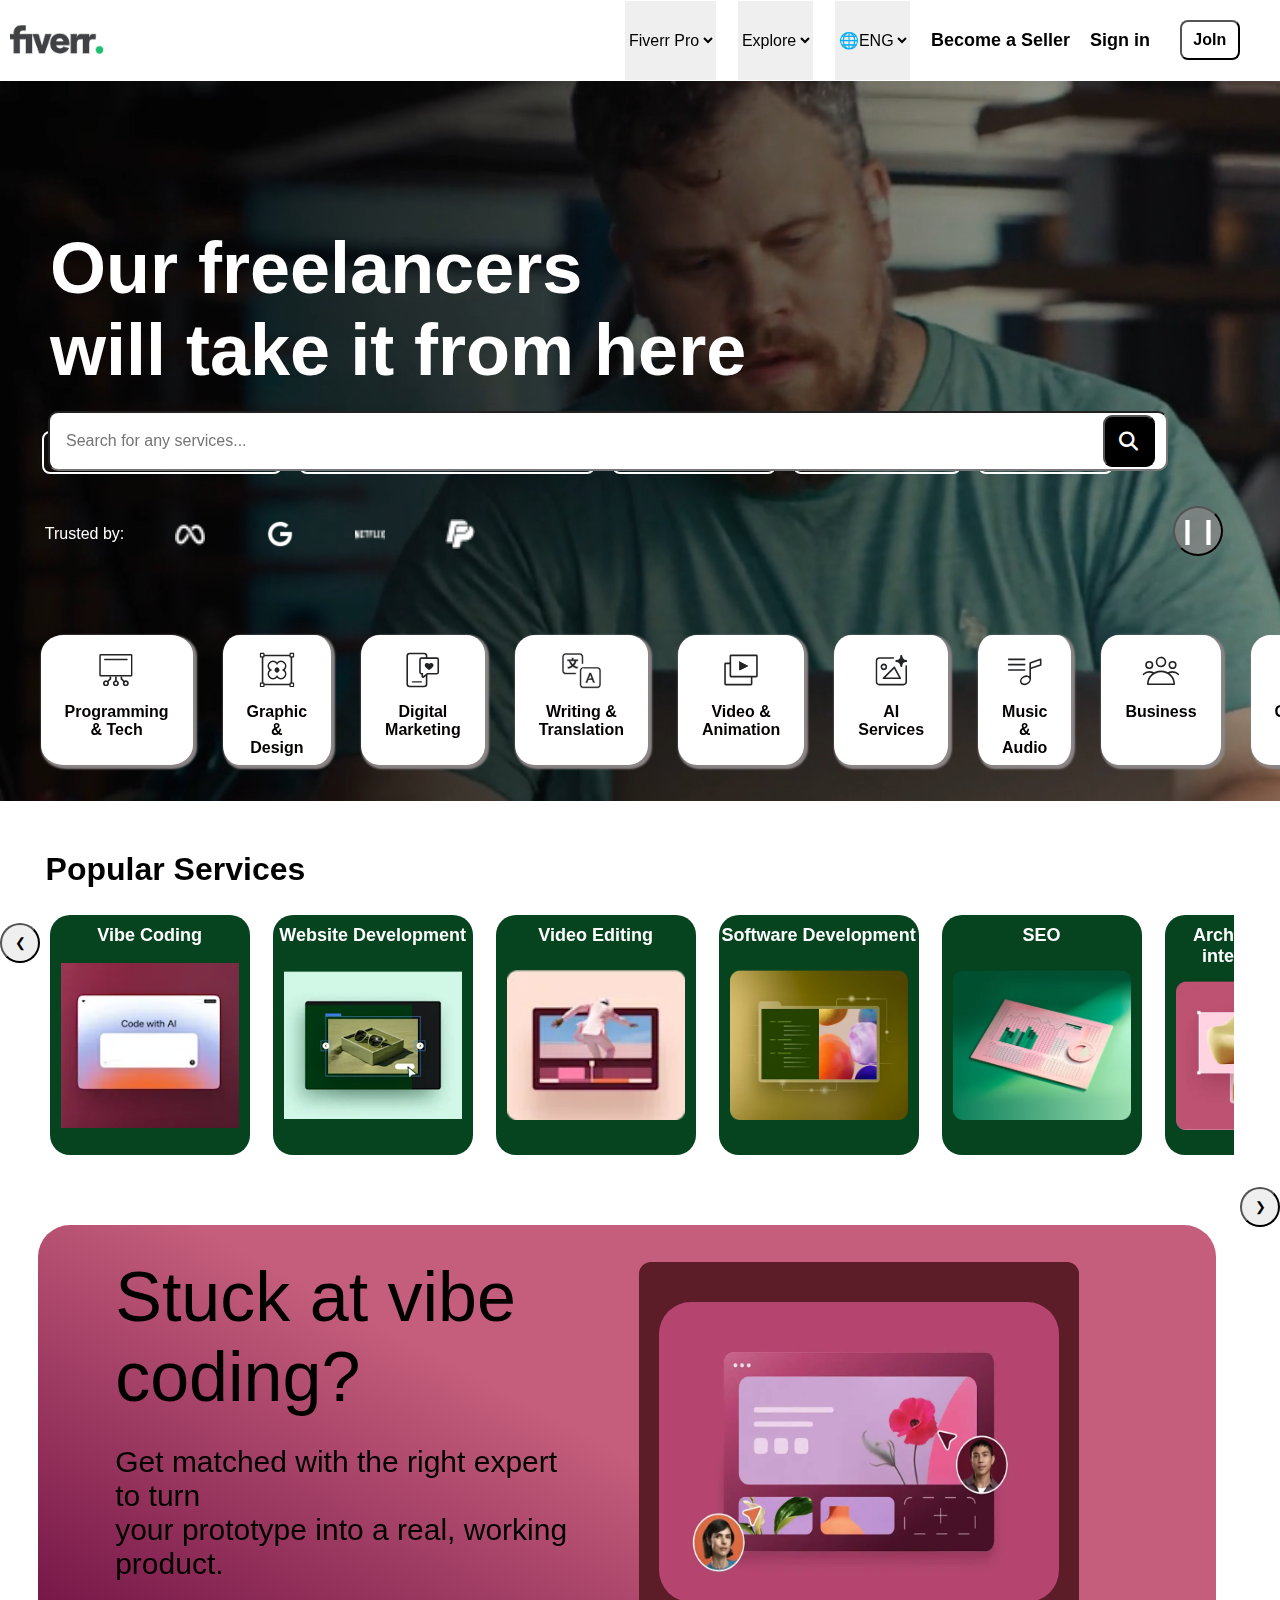
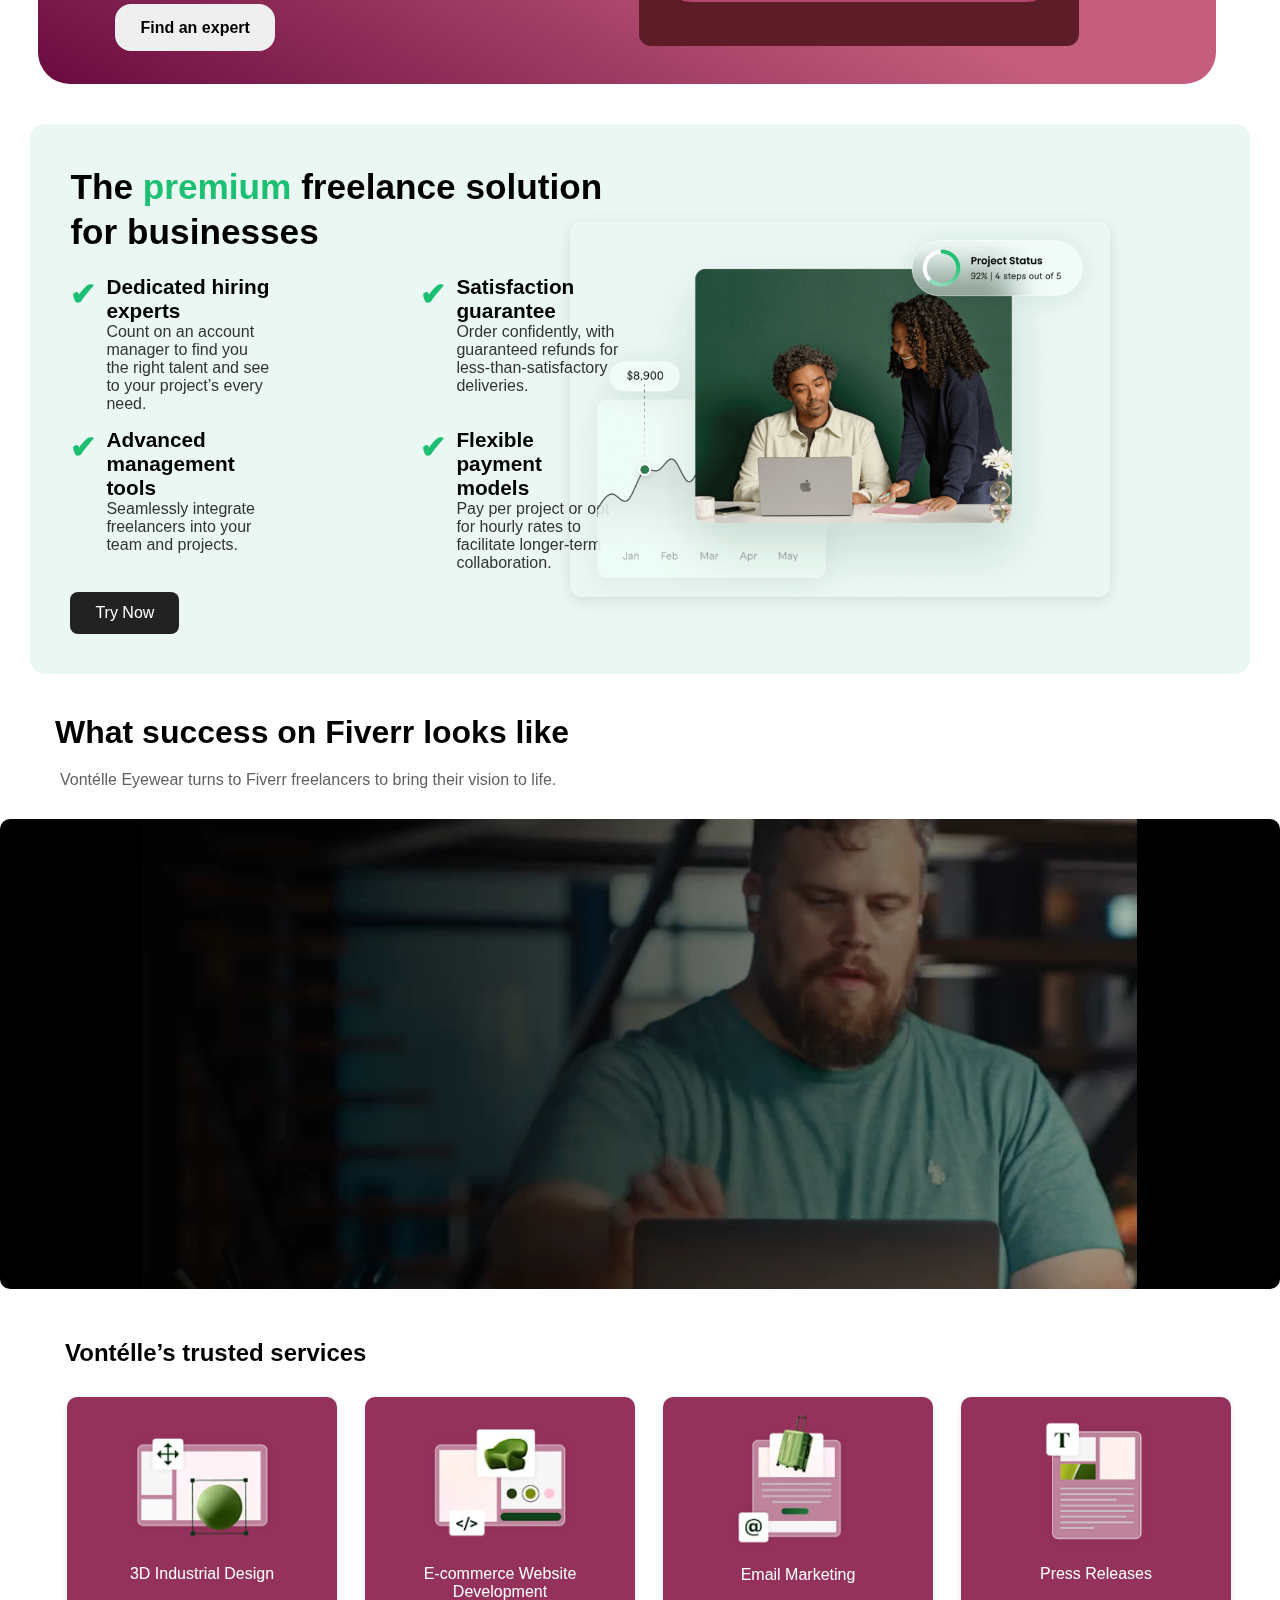
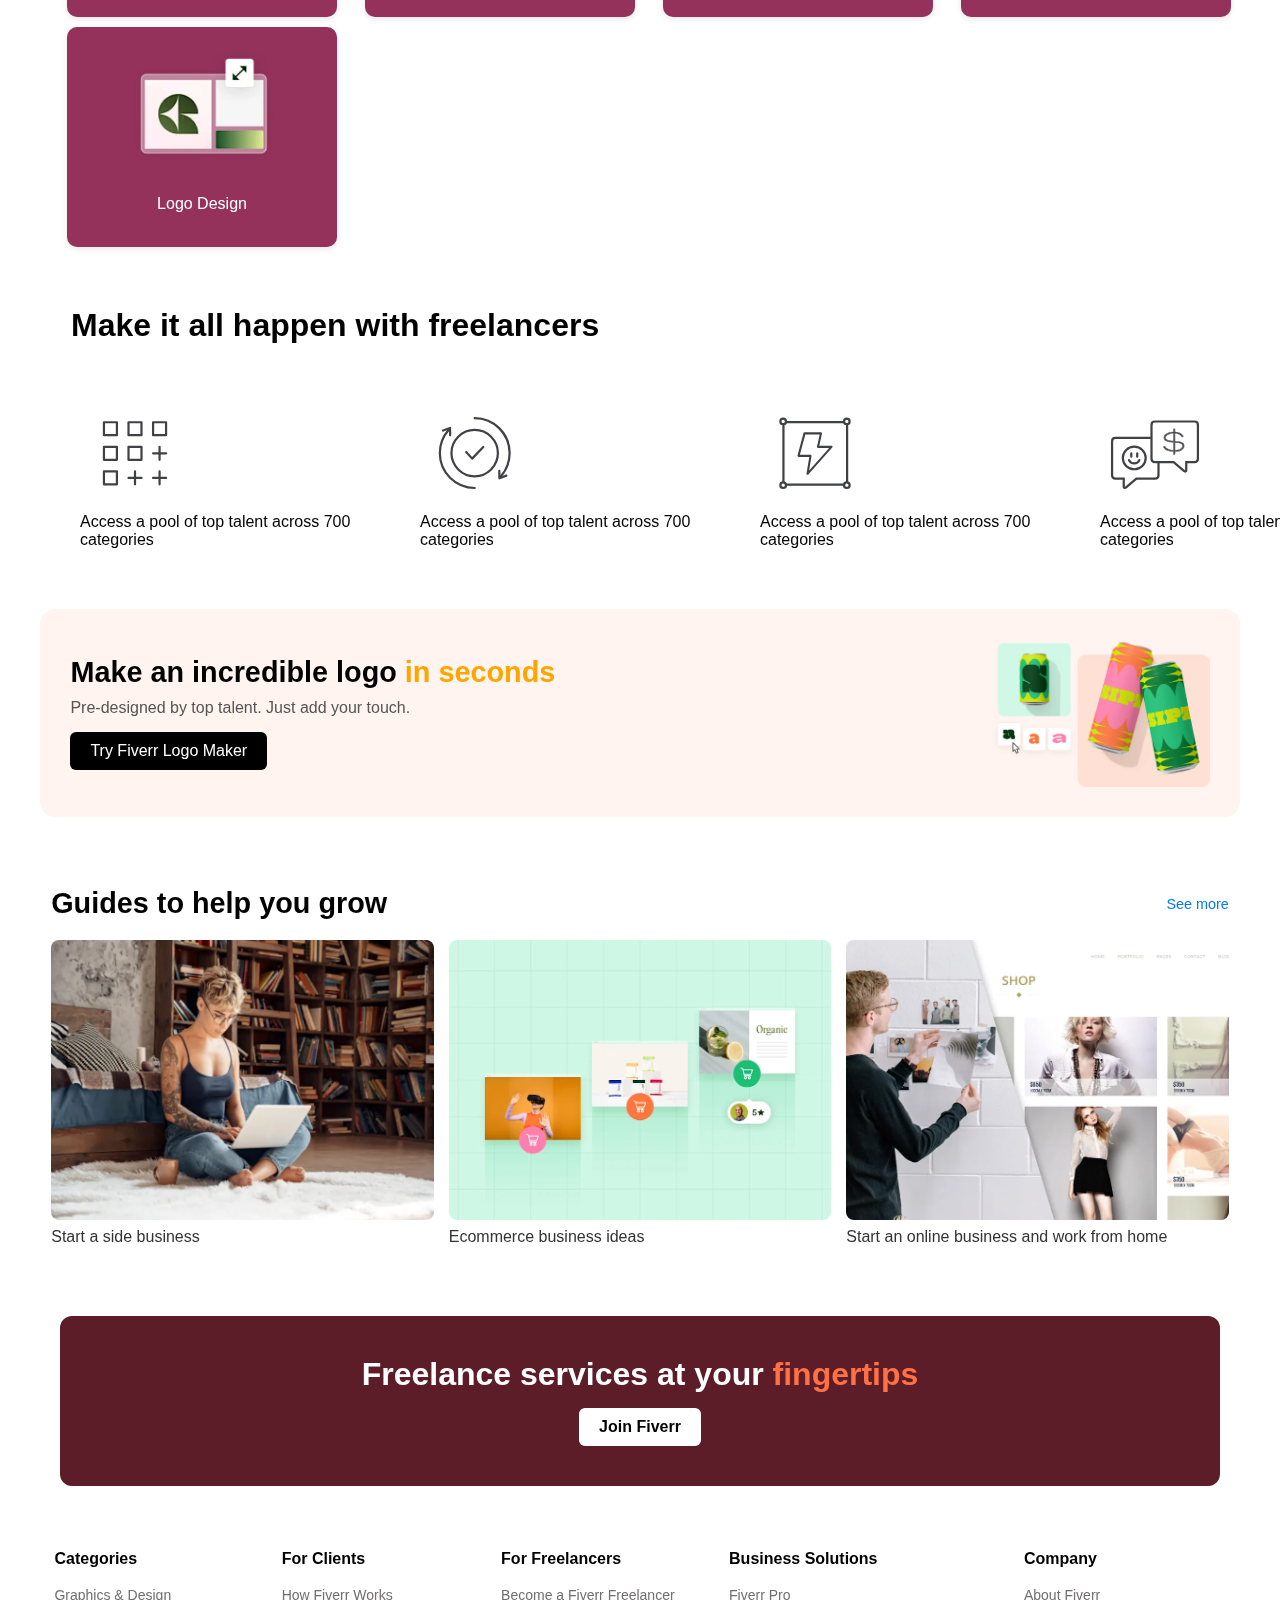
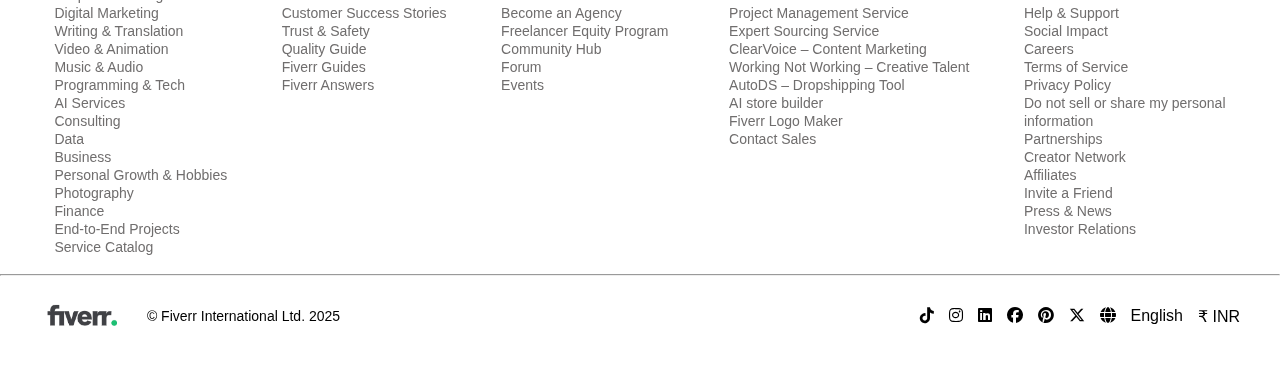
<file: index.html>
<!DOCTYPE html>
<html lang="en">

<head>
  <meta charset="UTF-8">
  <meta name="viewport" content="width=device-width, initial-scale=1.0">
  <title>Fiverr</title>
  <link rel="stylesheet" href="style.css">
  <link rel="stylesheet" href="https://cdnjs.cloudflare.com/ajax/libs/font-awesome/6.4.0/css/all.min.css">

</head>

<body>
  <div class="nav_bar">
    <a href="#"><img src="logo.png" alt="fiverr"></a>
    <div class="nav_bar_left">
      <select name="fiverr pro" id="pro">
        <option value="fiverr">Fiverr Pro</option>
      </select>
      <select name="explore" id="explore">
        <option value="Explore">Explore</option>
      </select>
      <select name="lang" id="lang">

        <option value="ENG">🌐ENG</option>
      </select>
      <h4 id="seller">Become a Seller</h4>
      <a href="#" id="sign">Sign in</a>
      <button>JoIn</button>
    </div>
  </div>
  <video autoplay muted loop class="video-background">
    <source src="background.mp4" type="video/mp4">
    Your browser does not support HTML video.
  </video>


  <div class="content">
    <h1>Our freelancers <br>will take it from here</h1>
    <div class="search">
      <input class="ip" type="search" placeholder="Search for any services...">
      <button><i class="fa-solid fa-magnifying-glass"></i></button>
    </div>
  </div>

  <section class="categories">
    <button class="transparent-btn">Website development &rarr;</button>
    <button class="transparent-btn">architecture & interior design &rarr;</button>
    <button class="transparent-btn">UGC videos &rarr;</button>
    <button class="transparent-btn">video editing &rarr;</button>
    <button class="transparent-btn">vibe coding</button>
  </section>

  <section class="trusted-section">
   <p class="trusted-text">Trusted by:</p>
   <div class="logos">
    <img src="icons8-meta-16.png" alt="Meta">
    <img src="icons8-google-64.png" alt="Google">
    <img src="icons8-netflix-16.png" alt="Netflix">
    <!-- style="height:60px;width:40px;" -->
    <img src="icons8-paypal-16.png" alt="Paypal">
  </div>
 <button class="pause-btn">
    &#10073;&#10073; 
</button> 
  </section>

  <section class="types">
  <div class="domains">
    <div class="domain-box">        
        <img src="programming-tech.svg" alt="tech-programming">
        <p>Programming & Tech</p>
    </div>
    <div class="domain-box">
        <img src="graphics-design-thin.ff38893.svg" alt="Graphic and design">
        <p>Graphic & Design</p>
    </div>
    <div class="domain-box">
      <img src="digital-marketing-thin.68edb44.svg" alt="digital marketing">
      <p>Digital Marketing</p>
    </div>
    <div class="domain-box">
      <img src="writing-translation-thin.fd3699b.svg" alt="writing & translation">
      <p>Writing & Translation</p>
    </div>
    <div class="domain-box">
      <img src="video-animation-thin.9d3f24d.svg" alt="video-animation">
      <p>Video & Animation</p>
    </div>
    <div class="domain-box">
      <img src="ai-services-thin.104f389.svg" alt="AI">
      <p>AI Services</p>
    </div>
    <div class="domain-box">
      <img src="music-audio-thin.43a9801.svg" alt="music and audio">
      <p>Music & Audio</p>
    </div>
    <div class="domain-box">
      <img src="business-thin.885e68e.svg" alt="business">
      <p>Business</p>
    </div>
    <div class="domain-box">
      <img src="consulting-thin.d5547ff.svg" alt="Consulting">
      <p>Consulting</p>
    </div>

  </div>
  </section>

  <section class="services">
    <h1>Popular Services</h1>
    <div class="carousel">
      <button class="scroll-btn left" onclick="scrollLeft()">&#10094;</button>
      <div class="box-carousel">Vibe Coding
        <img src="vibe_coding.webp" alt="vibe_coding">
      </div>
      <div class="box-carousel">Website Development
        <img src="website-development.webp" alt="website-development">
      </div>
      <div class="box-carousel">Video Editing
        <img src="video-editing.webp" alt="video-editing">
      </div>
      <div class="box-carousel">Software Development
        <img src="software-development.webp" alt="software-development">
      </div>
      <div class="box-carousel">SEO
        <img src="seo.webp" alt="SEO">
      </div>
      <div class="box-carousel">Architecture and <br>interior design
        <img src="architecture-design.webp" alt="architecture-design">
      </div>
      <div class="box-carousel">Book Design
        <img src="Book Design.webp" alt="Book">
      </div>
      <div class="box-carousel">UGC Videos
        <img src="UGC Video img.webp" alt="UGC">
      </div>
      <div class="box-carousel">Voice Over
        <img src="voice-over.webp" alt="voice-over">
      </div>
      <div class="box-carousel">Social Media <br>Marketing
        <img src="social-media-marketing.webp" alt="social-media-marketing">
      </div>
      <div class="box-carousel">AI Development
        <img src="AI Development.webp" alt="ai development">
      </div>
      <div class="box-carousel">Logo Design
        <img src="logo-design.webp" alt="logo-design">
      </div>
      <div class="box-carousel">Website Design
        <img src="Website Design.webp" alt="website design">
      </div>
    </div>
    <button class="scroll-btn right" onclick="scrollRight()">&#10095;</button>
  </section>

  <section class="stuck">
    <div class="expert">
      <h1>Stuck at vibe <br> coding?</h1>
      <p>Get matched with the right expert to turn <br> your prototype into a real, working <br> product.</p>
      <button>Find an expert</button>
    </div>
    <span class="banner"><img src="Vibe coding marketing banner loop.webp" alt="banner"></span>
  </section>

  <section class="fiverr-section">
    <!-- Left side -->
    <div class="text-content">
      <h1>The <span>premium</span> freelance solution for businesses</h1>
  
      <div class="features">
        <div class="feature">
          <div class="feature-icon">✔</div>
          <div>
            <h3>Dedicated hiring experts</h3>
            <p>Count on an account manager to find you the right talent and see to your project’s every need.</p>
          </div>
        </div>
  
        <div class="feature">
          <div class="feature-icon">✔</div>
          <div>
            <h3>Satisfaction guarantee</h3>
            <p>Order confidently, with guaranteed refunds for less-than-satisfactory deliveries.</p>
          </div>
        </div>
  
        <div class="feature">
          <div class="feature-icon">✔</div>
          <div>
            <h3>Advanced management tools</h3>
            <p>Seamlessly integrate freelancers into your team and projects.</p>
          </div>
        </div>
  
        <div class="feature">
          <div class="feature-icon">✔</div>
          <div>
            <h3>Flexible payment models</h3>
            <p>Pay per project or opt for hourly rates to facilitate longer-term collaboration.</p>
          </div>
        </div>
      </div>
  
      <button class="cta-btn">Try Now</button>
    </div>
  
    <!-- Right side (Image) -->
    <div class="image-content">
      <img src="fiverr-pro_2x.webp" alt="Team working">
    </div>
  </section>

  <section class="vision">
    <h1>What success on Fiverr looks like</h1>
    <p>Vontélle Eyewear turns to Fiverr freelancers to bring their vision to life.</p>
    <video autoplay muted class="video">
      <source src="background.mp4" type="video/mp4">
      Your browser does not support HTML video.
    </video>
  </section>

  <section class="trusted-services">
    <h2>Vontélle’s trusted services</h2>
    <div class="service-boxes">
      <div class="service-box">
        <img src="3D-Industrial-Design_2x.webp" alt="3D Industrial Design">
        <p>3D Industrial Design</p>
      </div>
      <div class="service-box">
        <img src="E-commerce-Website-Development_2x.webp" alt="E-commerce Website Development">
        <p>E-commerce Website Development</p>
      </div>
      <div class="service-box">
        <img src="Email-Marketing_2x.webp" alt="Email Marketing">
        <p>Email Marketing</p>
      </div>
      <div class="service-box">
        <img src="Press-Releases_2x.webp" alt="Press Releases">
        <p>Press Releases</p>
      </div>
      <div class="service-box">
        <img src="Logo-Design_2x.webp" alt="Logo Design">
        <p>Logo Design</p>
      </div>
    </div>
  </section>

  <section class="features">
    <h2>Make it all happen with freelancers</h2><br>
  <div class="features-list">
    <div class="feature-box">
      <img src="categories.8badf97.svg" alt="Access Talent">  
      <p>Access a pool of top talent across 700 categories</p>
    </div>
    
    <div class="feature-box">
      <img src="matching.0eef7cc.svg" alt="Matching">
      <div class=" write">
        <p>Access a pool of top talent across 700 categories</p>
      </div>
    </div>
    <div class="feature-box">
      <img src="quickly.6879514.svg" alt="Quick Delivery">
      <div class=" write">
        <p>Access a pool of top talent across 700 categories</p>
      </div>
    </div>
    <div class="feature-box">
      <img src="happy.42ed7bd.svg" alt="Pay When Happy">
      <div class=" write">
        <p>Access a pool of top talent across 700 categories</p>
      </div>
    </div>
  </div>

  </section>
    
  <!-- Logo Maker Section -->
  <section class="logo-maker">
    <div class="logo-maker-text">
      <h3>Make an incredible logo <span style="color: orange;">in seconds</span></h3>
      <p>Pre-designed by top talent. Just add your touch.</p>
      <button class="logo-btn">Try Fiverr Logo Maker</button>
    </div>
    <img src="logo-maker-lohp.webp" alt="Logo Maker Preview">
  </section>
  
  <section class="guides-section">
    <div class="guides-header">
      <h2>Guides to help you grow</h2>
      <a href="#">See more</a>
    </div>
  
    <div class="guides-grid">
      <div class="guide-card">
        <img src="side hustle.webp" alt="Start a side business">
        <p class="guide-title">Start a side business</p>
      </div>
      <div class="guide-card">
        <img src="1685561103924-12profitableecommercebusinessideasyoucanstarttoday.webp" alt="Ecommerce business ideas">
        <p class="guide-title">Ecommerce business ideas</p>
      </div>
      <div class="guide-card">
        <img src="home based online business-fiverr.webp" alt="Start an online business">
        <p class="guide-title">Start an online business and work from home</p>
      </div>
    </div>
  </section>
  
  <!-- Banner Section -->
  <section class="banner">
    <h2>Freelance services at your <span>fingertips</span></h2>
    <button>Join Fiverr</button>
  </section>

</body>
<footer class="footer">
  <div class="footer-container">
    <!-- Column 1 -->
    <div class="footer-column">
      <h4>Categories</h4><br>
      <a href="#">Graphics & Design</a><br>
      <a href="#">Digital Marketing</a><br>
      <a href="#">Writing & Translation</a><br>
      <a href="#">Video & Animation</a><br>
      <a href="#">Music & Audio</a><br>
      <a href="#">Programming & Tech</a><br>
      <a href="#">AI Services</a><br>
      <a href="#">Consulting</a><br>
      <a href="#">Data</a><br>
      <a href="#">Business</a><br>
      <a href="#">Personal Growth & Hobbies</a><br>
      <a href="#">Photography</a><br>
      <a href="#">Finance</a><br>
      <a href="#">End-to-End Projects</a><br>
      <a href="#">Service Catalog</a><br>
    </div>

    <!-- Column 2 -->
    <div class="footer-column">
      <h4>For Clients</h4><br>
      <a href="#">How Fiverr Works</a><br>
      <a href="#">Customer Success Stories</a><br>
      <a href="#">Trust & Safety</a><br>
      <a href="#">Quality Guide</a><br>
      <a href="#">Fiverr Guides</a><br>
      <a href="#">Fiverr Answers</a><br>
    </div>

    <!-- Column 3 -->
    <div class="footer-column">
      <h4>For Freelancers</h4><br>
      <a href="#">Become a Fiverr Freelancer</a><br>
      <a href="#">Become an Agency</a><br>
      <a href="#">Freelancer Equity Program</a><br>
      <a href="#">Community Hub</a><br>
      <a href="#">Forum</a><br>
      <a href="#">Events</a><br>
    </div>

    <!-- Column 4 -->
    <div class="footer-column">
      <h4>Business Solutions</h4><br>
      <a href="#">Fiverr Pro</a><br>
      <a href="#">Project Management Service</a><br>
      <a href="#">Expert Sourcing Service</a><br>
      <a href="#">ClearVoice – Content Marketing</a><br>
      <a href="#">Working Not Working – Creative Talent</a><br>
      <a href="#">AutoDS – Dropshipping Tool</a><br>
      <a href="#">AI store builder</a><br>
      <a href="#">Fiverr Logo Maker</a><br>
      <a href="#">Contact Sales</a><br>
    </div>

    <!-- Column 5 -->
    <div class="footer-column">
      <h4>Company</h4><br>
      <a href="#">About Fiverr</a><br>
      <a href="#">Help & Support</a><br>
      <a href="#">Social Impact</a><br>
      <a href="#">Careers</a><br>
      <a href="#">Terms of Service</a><br>
      <a href="#">Privacy Policy</a><br>
      <a href="#">Do not sell or share my personal <br>information</a><br>
      <a href="#">Partnerships</a><br>
      <a href="#">Creator Network</a><br>
      <a href="#">Affiliates</a><br>
      <a href="#">Invite a Friend</a><br>
      <a href="#">Press & News</a><br>
      <a href="#">Investor Relations</a><br>
    </div>
  </div>
  <br>
  <hr>

  <!-- Bottom Section -->
  <div class="footer-bottom">
    <div class="footer-left">
      <img src="logo.png" alt="Fiverr Logo">
      <p id="copyright"> &copy Fiverr International Ltd. 2025</p>
    </div>

    <div class="footer-icons">
      <a href="#"><i class="fa-brands fa-tiktok"></i></a>
      <a href="#"><i class="fa-brands fa-instagram"></i></a>
      <a href="#"><i class="fa-brands fa-linkedin"></i></a>
      <a href="#"><i class="fa-brands fa-facebook"></i></a>
      <a href="#"><i class="fa-brands fa-pinterest"></i></a>
      <a href="#"><i class="fa-brands fa-x-twitter"></i></a>
      <a href="#"><i class="fa-solid fa-globe"></i></a>
      <a href="#">English</a>
      <a href="#">₹ INR</a>
    </div>
  </div>
</footer>

</html>
</file>
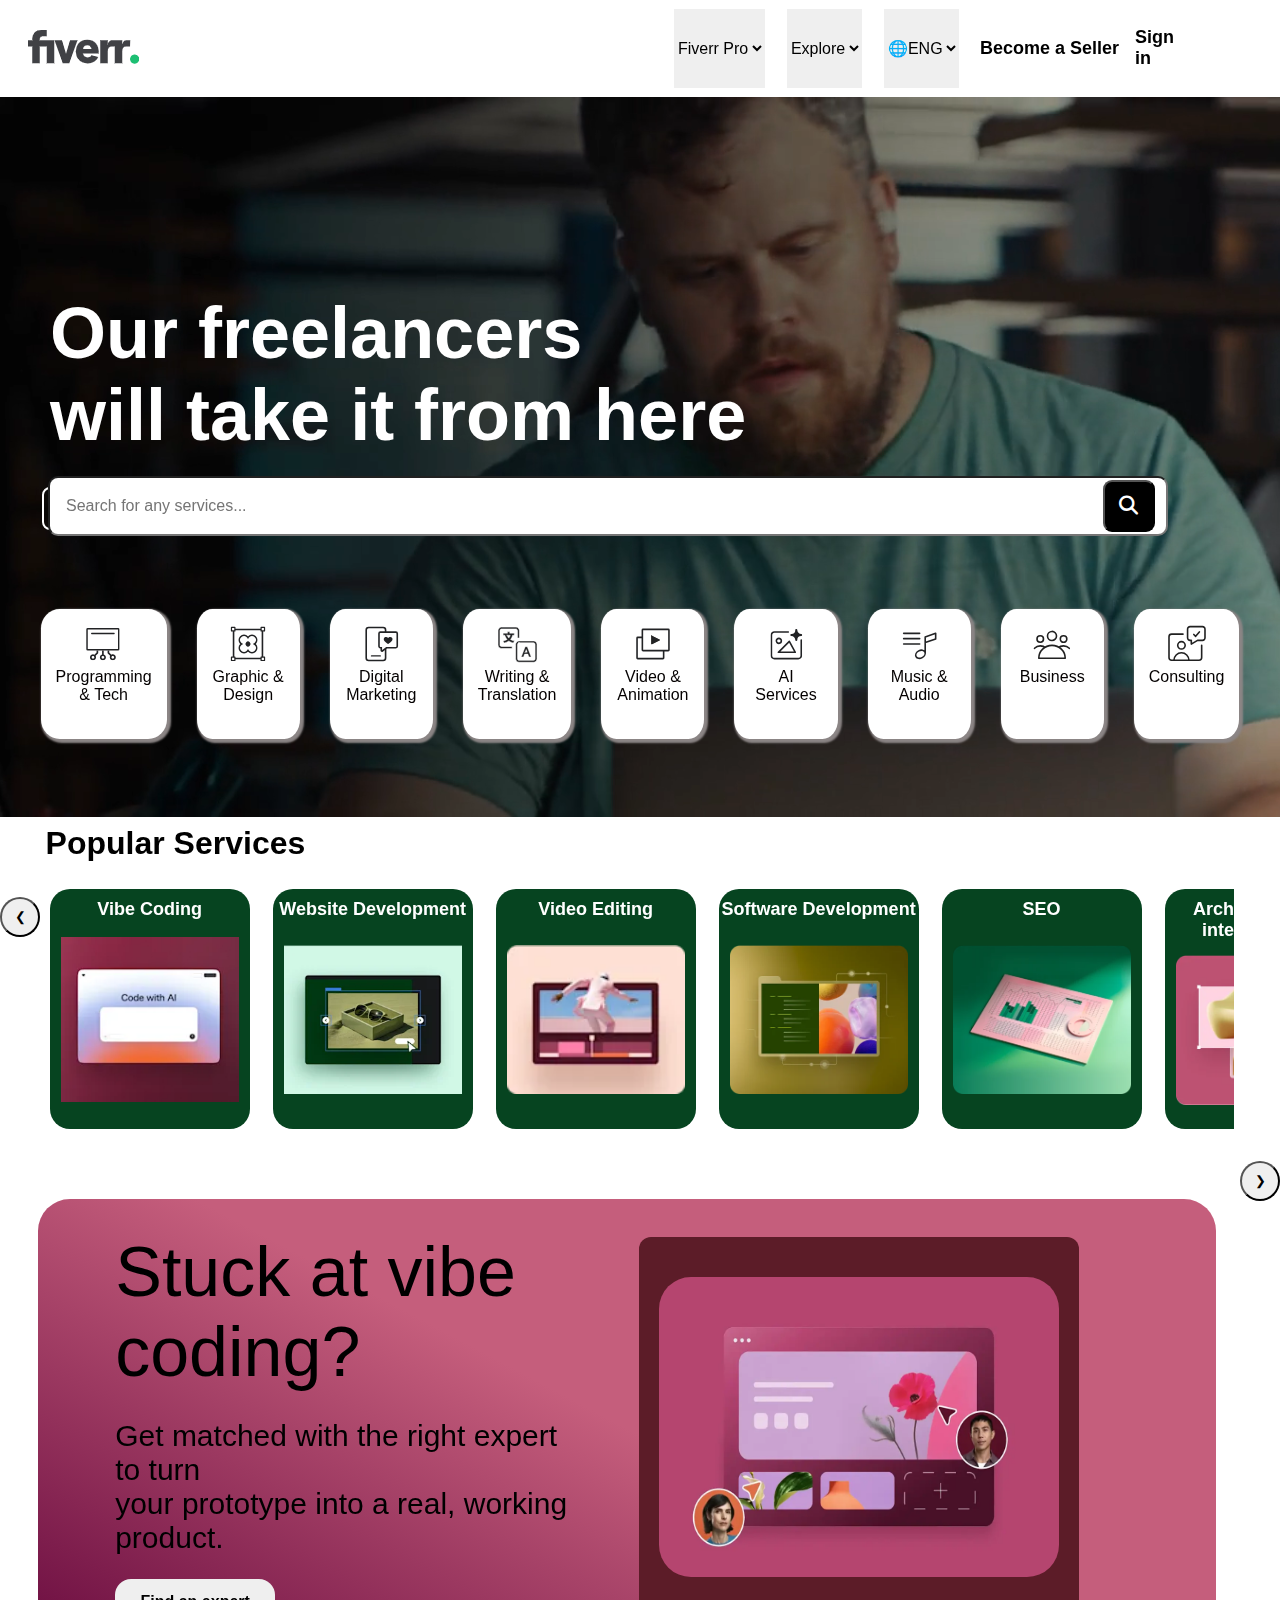
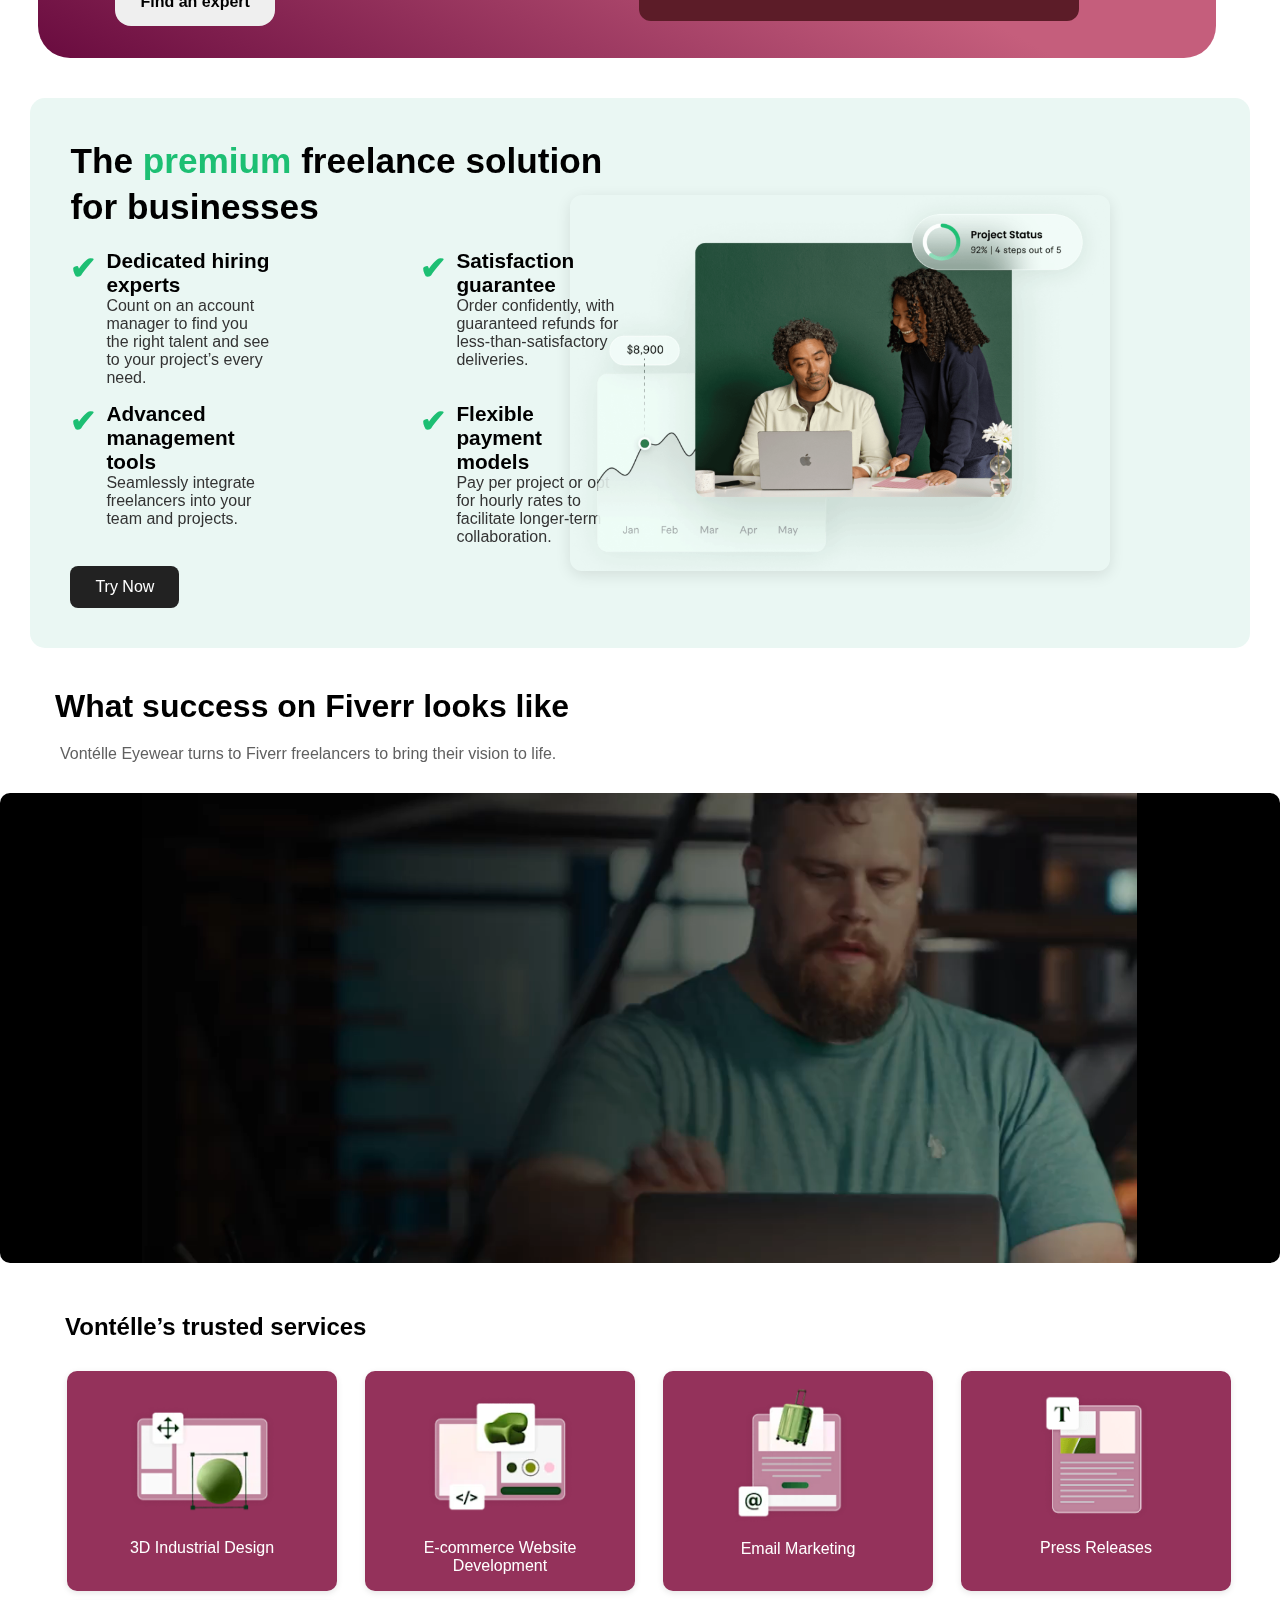
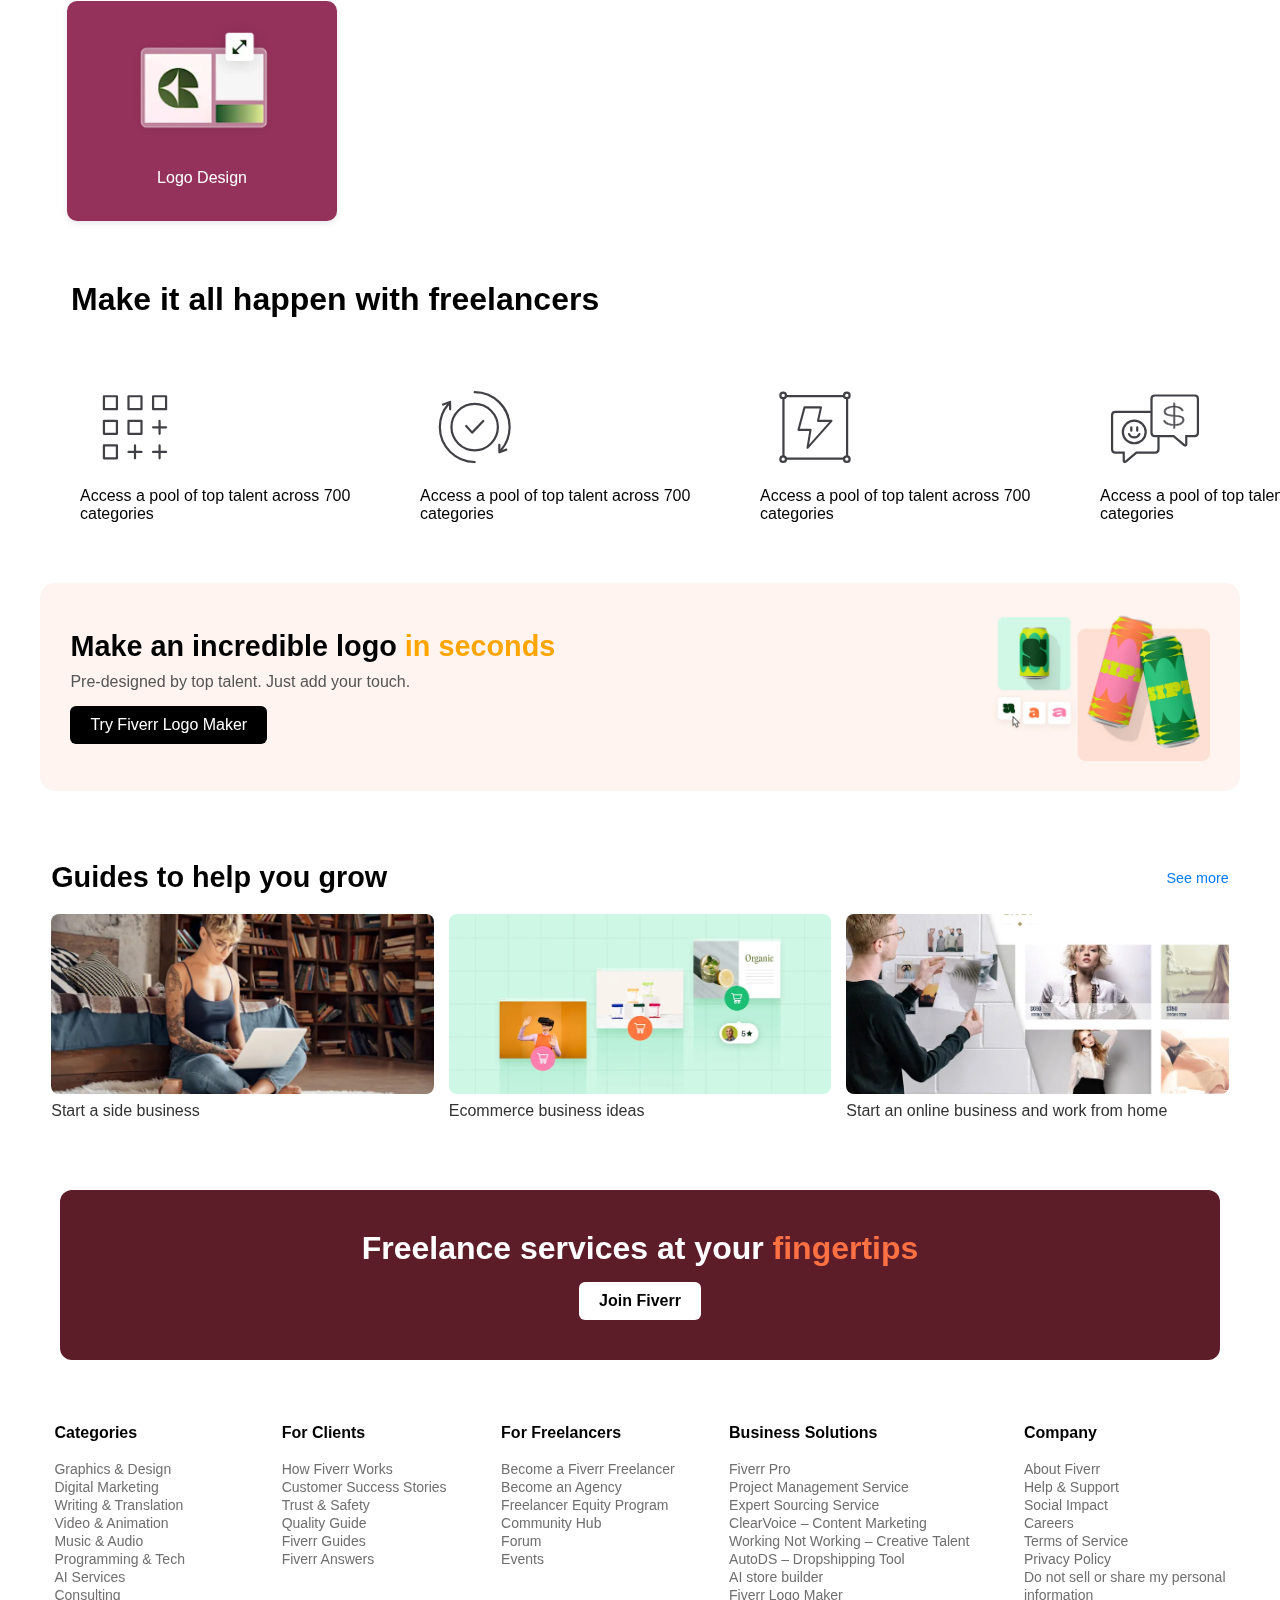
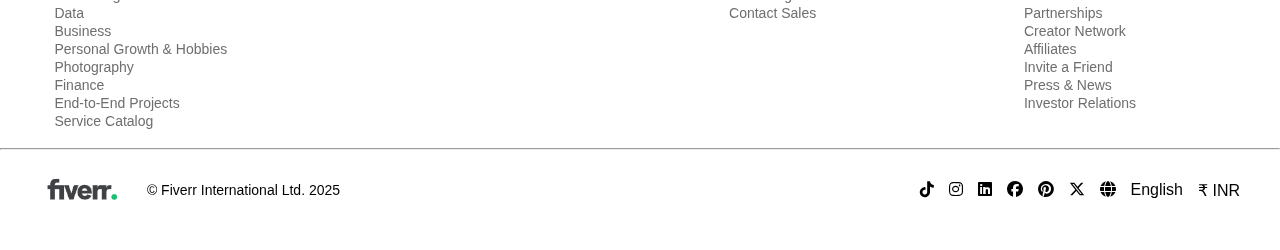
<file: web_app/index.html>
<!DOCTYPE html>
<html lang="en">

<head>
  <meta charset="UTF-8">
  <meta name="viewport" content="width=device-width, initial-scale=1.0">
  <title>Fiverr</title>
  <link rel="stylesheet" href="style.css">
  <link rel="stylesheet" href="https://cdnjs.cloudflare.com/ajax/libs/font-awesome/6.4.0/css/all.min.css">

  <style>
    /* Nav right controls */
    .nav_bar { display:flex; align-items:center; justify-content:space-between; gap:1rem; padding:0.5rem 1rem; }
    .nav_bar_right { display:flex; align-items:center; gap:0.75rem; }
    .nav_bar_right a, .nav_bar_right button { background:transparent; border:none; color:#fff; cursor:pointer; font-weight:600; }
    .join-btn { background:#1dbf73; color:#fff; padding:0.5rem 0.9rem; border-radius:6px; }

    /* Modal base */
    .modal { display:none; position:fixed; inset:0; background:rgba(0,0,0,0.5); align-items:center; justify-content:center; z-index:9999; }
    .modal.show { display:flex; }
    .modal-content { background:#fff; width:360px; max-width:95%; border-radius:8px; padding:1.25rem; box-shadow:0 8px 30px rgba(0,0,0,0.2); position:relative; }
    .modal-header { display:flex; justify-content:space-between; align-items:center; margin-bottom:0.5rem; }
    .modal-header h2 { margin:0; font-size:1.1rem; }
    .close-btn { background:transparent; border:none; font-size:1.1rem; cursor:pointer; }
    .modal form { display:flex; flex-direction:column; gap:0.6rem; }
    .modal input { padding:0.6rem; border:1px solid #ddd; border-radius:6px; font-size:0.95rem; }
    .modal .submit-btn { background:#0f6; border:none; padding:0.6rem; border-radius:6px; cursor:pointer; font-weight:700; }
    .modal .switch { text-align:center; font-size:0.9rem; color:#555; }
    .modal .link { color:#0a84ff; cursor:pointer; text-decoration:underline; }
    @media (max-width:420px){ .modal-content{ width:92%; padding:1rem } }
  </style>

</head>

<body>
  <div class="nav_bar">
    <a href="#"><img src="logo.png" alt="fiverr"></a>
    <div class="nav_bar_left">
      <select name="fiverr pro" id="pro">
        <option value="fiverr">Fiverr Pro</option>
      </select>
      <select name="explore" id="explore">
        <option value="Explore">Explore</option>
      </select>
      <select name="lang" id="lang">

        <option value="ENG">🌐ENG</option>
      </select>
      <h4 id="seller">Become a Seller</h4>
      
    </div>
    <!-- Right side: Sign in / Join -->
    <div class="nav_bar_right">
      <a href="#" id="sign">Sign in</a>
      <button id="joinBtn" class="join-btn">Join</button>
    </div>
  </div>
  <video autoplay muted loop class="video-background">
    <source src="background.mp4" type="video/mp4">
    Your browser does not support HTML video.
  </video>


  <div class="content">
    <h1>Our freelancers <br>will take it from here</h1>
    <div class="search">
      <input class="ip" type="search" placeholder="Search for any services...">
      <button><i class="fa-solid fa-magnifying-glass"></i></button>
    </div>
  </div>

  <section class="categories">
    <button class="transparent-btn">Website development &rarr;</button>
    <button class="transparent-btn">architecture & interior design &rarr;</button>
    <button class="transparent-btn">UGC videos &rarr;</button>
    <button class="transparent-btn">video editing &rarr;</button>
    <button class="transparent-btn">vibe coding</button>
  </section>

  <section class="trusted-section">
    <!-- <p class="trusted-text">Trusted by:</p> -->
    <!-- <div class="logos">
    <img src="meta.jpeg" alt="Meta">
    <img src="google.png" alt="Google">
    <img src="netflix.jpeg" alt="Netflix">
    <img src="p&g.jpeg" alt="P&G">
    <img src="paypal.png" alt="Paypal">
    <img src="payoneer.png" alt="Payoneer">
  </div> -->
    <!-- <button class="pause-btn">
    &#10073;&#10073; 
</button> -->
  </section>

  <section class="types">
  <div class="domains">
    <div class="domain-box">        
        <img src="programming-tech.svg" alt="tech-programming">
        <p>Programming & Tech</p>
    </div>
    <div class="domain-box">
        <img src="graphics-design-thin.ff38893.svg" alt="Graphic and design">
        <p>Graphic & Design</p>
    </div>
    <div class="domain-box">
      <img src="digital-marketing-thin.68edb44.svg" alt="digital marketing">
      <p>Digital Marketing</p>
    </div>
    <div class="domain-box">
      <img src="writing-translation-thin.fd3699b.svg" alt="writing & translation">
      <p>Writing & Translation</p>
    </div>
    <div class="domain-box">
      <img src="video-animation-thin.9d3f24d.svg" alt="video-animation">
      <p>Video & Animation</p>
    </div>
    <div class="domain-box">
      <img src="ai-services-thin.104f389.svg" alt="AI">
      <p>AI Services</p>
    </div>
    <div class="domain-box">
      <img src="music-audio-thin.43a9801.svg" alt="music and audio">
      <p>Music & Audio</p>
    </div>
    <div class="domain-box">
      <img src="business-thin.885e68e.svg" alt="business">
      <p>Business</p>
    </div>
    <div class="domain-box">
      <img src="consulting-thin.d5547ff.svg" alt="Consulting">
      <p>Consulting</p>
    </div>

  </div>
  </section>

  <section class="services">
    <h1>Popular Services</h1>
    <div class="carousel">
      <button class="scroll-btn left" onclick="scrollLeft()">&#10094;</button>
      <div class="box-carousel">Vibe Coding
        <img src="vibe_coding.webp" alt="vibe_coding">
      </div>
      <div class="box-carousel">Website Development
        <img src="website-development.webp" alt="website-development">
      </div>
      <div class="box-carousel">Video Editing
        <img src="video-editing.webp" alt="video-editing">
      </div>
      <div class="box-carousel">Software Development
        <img src="software-development.webp" alt="software-development">
      </div>
      <div class="box-carousel">SEO
        <img src="seo.webp" alt="SEO">
      </div>
      <div class="box-carousel">Architecture and <br>interior design
        <img src="architecture-design.webp" alt="architecture-design">
      </div>
      <div class="box-carousel">Book Design
        <img src="Book Design.webp" alt="Book">
      </div>
      <div class="box-carousel">UGC Videos
        <img src="UGC Video img.webp" alt="UGC">
      </div>
      <div class="box-carousel">Voice Over
        <img src="voice-over.webp" alt="voice-over">
      </div>
      <div class="box-carousel">Social Media <br>Marketing
        <img src="social-media-marketing.webp" alt="social-media-marketing">
      </div>
      <div class="box-carousel">AI Development
        <img src="AI Development.webp" alt="ai development">
      </div>
      <div class="box-carousel">Logo Design
        <img src="logo-design.webp" alt="logo-design">
      </div>
      <div class="box-carousel">Website Design
        <img src="Website Design.webp" alt="website design">
      </div>
    </div>
    <button class="scroll-btn right" onclick="scrollRight()">&#10095;</button>
  </section>

  <section class="stuck">
    <div class="expert">
      <h1>Stuck at vibe <br> coding?</h1>
      <p>Get matched with the right expert to turn <br> your prototype into a real, working <br> product.</p>
      <button>Find an expert</button>
    </div>
    <span class="banner"><img src="Vibe coding marketing banner loop.webp" alt="banner"></span>
  </section>

  <section class="fiverr-section">
    <!-- Left side -->
    <div class="text-content">
      <h1>The <span>premium</span> freelance solution for businesses</h1>
  
      <div class="features">
        <div class="feature">
          <div class="feature-icon">✔</div>
          <div>
            <h3>Dedicated hiring experts</h3>
            <p>Count on an account manager to find you the right talent and see to your project’s every need.</p>
          </div>
        </div>
  
        <div class="feature">
          <div class="feature-icon">✔</div>
          <div>
            <h3>Satisfaction guarantee</h3>
            <p>Order confidently, with guaranteed refunds for less-than-satisfactory deliveries.</p>
          </div>
        </div>
  
        <div class="feature">
          <div class="feature-icon">✔</div>
          <div>
            <h3>Advanced management tools</h3>
            <p>Seamlessly integrate freelancers into your team and projects.</p>
          </div>
        </div>
  
        <div class="feature">
          <div class="feature-icon">✔</div>
          <div>
            <h3>Flexible payment models</h3>
            <p>Pay per project or opt for hourly rates to facilitate longer-term collaboration.</p>
          </div>
        </div>
      </div>
  
      <button class="cta-btn">Try Now</button>
    </div>
  
    <!-- Right side (Image) -->
    <div class="image-content">
      <img src="fiverr-pro_2x.webp" alt="Team working">
    </div>
  </section>

  <section class="vision">
    <h1>What success on Fiverr looks like</h1>
    <p>Vontélle Eyewear turns to Fiverr freelancers to bring their vision to life.</p>
    <video autoplay muted class="video">
      <source src="background.mp4" type="video/mp4">
      Your browser does not support HTML video.
    </video>
  </section>

  <section class="trusted-services">
    <h2>Vontélle’s trusted services</h2>
    <div class="service-boxes">
      <div class="service-box">
        <img src="3D-Industrial-Design_2x.webp" alt="3D Industrial Design">
        <p>3D Industrial Design</p>
      </div>
      <div class="service-box">
        <img src="E-commerce-Website-Development_2x.webp" alt="E-commerce Website Development">
        <p>E-commerce Website Development</p>
      </div>
      <div class="service-box">
        <img src="Email-Marketing_2x.webp" alt="Email Marketing">
        <p>Email Marketing</p>
      </div>
      <div class="service-box">
        <img src="Press-Releases_2x.webp" alt="Press Releases">
        <p>Press Releases</p>
      </div>
      <div class="service-box">
        <img src="Logo-Design_2x.webp" alt="Logo Design">
        <p>Logo Design</p>
      </div>
    </div>
  </section>

  <section class="features">
    <h2>Make it all happen with freelancers</h2><br>
  <div class="features-list">
    <div class="feature-box">
      <img src="categories.8badf97.svg" alt="Access Talent">  
      <p>Access a pool of top talent across 700 categories</p>
    </div>
    
    <div class="feature-box">
      <img src="matching.0eef7cc.svg" alt="Matching">
      <div class=" write">
        <p>Access a pool of top talent across 700 categories</p>
      </div>
    </div>
    <div class="feature-box">
      <img src="quickly.6879514.svg" alt="Quick Delivery">
      <div class=" write">
        <p>Access a pool of top talent across 700 categories</p>
      </div>
    </div>
    <div class="feature-box">
      <img src="happy.42ed7bd.svg" alt="Pay When Happy">
      <div class=" write">
        <p>Access a pool of top talent across 700 categories</p>
      </div>
    </div>
  </div>

  </section>
    
  <!-- Logo Maker Section -->
  <section class="logo-maker">
    <div class="logo-maker-text">
      <h3>Make an incredible logo <span style="color: orange;">in seconds</span></h3>
      <p>Pre-designed by top talent. Just add your touch.</p>
      <button class="logo-btn">Try Fiverr Logo Maker</button>
    </div>
    <img src="logo-maker-lohp.webp" alt="Logo Maker Preview">
  </section>
  
  <section class="guides-section">
    <div class="guides-header">
      <h2>Guides to help you grow</h2>
      <a href="#">See more</a>
    </div>
  
    <div class="guides-grid">
      <div class="guide-card">
        <img src="side hustle.webp" alt="Start a side business">
        <p class="guide-title">Start a side business</p>
      </div>
      <div class="guide-card">
        <img src="1685561103924-12profitableecommercebusinessideasyoucanstarttoday.webp" alt="Ecommerce business ideas">
        <p class="guide-title">Ecommerce business ideas</p>
      </div>
      <div class="guide-card">
        <img src="home based online business-fiverr.webp" alt="Start an online business">
        <p class="guide-title">Start an online business and work from home</p>
      </div>
    </div>
  </section>
  
  <!-- Banner Section -->
  <section class="banner">
    <h2>Freelance services at your <span>fingertips</span></h2>
    <button>Join Fiverr</button>
  </section>

  <!-- Sign in Modal -->
  <div class="modal" id="signinModal" aria-hidden="true">
    <div class="modal-content" role="dialog" aria-modal="true" aria-labelledby="signinTitle">
      <div class="modal-header">
        <h2 id="signinTitle">Sign in to Fiverr</h2>
        <button class="close-btn" data-close>&times;</button>
      </div>
      <form id="signinForm">
        <input type="email" id="signinEmail" placeholder="Email" required>
        <input type="password" id="signinPassword" placeholder="Password" required>
        <button type="submit" class="submit-btn">Sign in</button>
      </form>
      <p class="switch">Don't have an account? <span class="link" id="openSignup">Create an account</span></p>
    </div>
  </div>

  <!-- Sign up Modal -->
  <div class="modal" id="signupModal" aria-hidden="true">
    <div class="modal-content" role="dialog" aria-modal="true" aria-labelledby="signupTitle">
      <div class="modal-header">
        <h2 id="signupTitle">Create your account</h2>
        <button class="close-btn" data-close>&times;</button>
      </div>
      <form id="signupForm">
        <input type="text" id="signupName" placeholder="Full name" required>
        <input type="email" id="signupEmail" placeholder="Email" required>
        <input type="password" id="signupPassword" placeholder="Password" required>
        <button type="submit" class="submit-btn">Sign up</button>
      </form>
      <p class="switch">Already have an account? <span class="link" id="openSignin">Sign in</span></p>
    </div>
  </div>

  
  <script src="./index.js"></script>
</body>
<footer class="footer">
  <div class="footer-container">
    <!-- Column 1 -->
    <div class="footer-column">
      <h4>Categories</h4><br>
      <a href="#">Graphics & Design</a><br>
      <a href="#">Digital Marketing</a><br>
      <a href="#">Writing & Translation</a><br>
      <a href="#">Video & Animation</a><br>
      <a href="#">Music & Audio</a><br>
      <a href="#">Programming & Tech</a><br>
      <a href="#">AI Services</a><br>
      <a href="#">Consulting</a><br>
      <a href="#">Data</a><br>
      <a href="#">Business</a><br>
      <a href="#">Personal Growth & Hobbies</a><br>
      <a href="#">Photography</a><br>
      <a href="#">Finance</a><br>
      <a href="#">End-to-End Projects</a><br>
      <a href="#">Service Catalog</a><br>
    </div>

    <!-- Column 2 -->
    <div class="footer-column">
      <h4>For Clients</h4><br>
      <a href="#">How Fiverr Works</a><br>
      <a href="#">Customer Success Stories</a><br>
      <a href="#">Trust & Safety</a><br>
      <a href="#">Quality Guide</a><br>
      <a href="#">Fiverr Guides</a><br>
      <a href="#">Fiverr Answers</a><br>
    </div>

    <!-- Column 3 -->
    <div class="footer-column">
      <h4>For Freelancers</h4><br>
      <a href="#">Become a Fiverr Freelancer</a><br>
      <a href="#">Become an Agency</a><br>
      <a href="#">Freelancer Equity Program</a><br>
      <a href="#">Community Hub</a><br>
      <a href="#">Forum</a><br>
      <a href="#">Events</a><br>
    </div>

    <!-- Column 4 -->
    <div class="footer-column">
      <h4>Business Solutions</h4><br>
      <a href="#">Fiverr Pro</a><br>
      <a href="#">Project Management Service</a><br>
      <a href="#">Expert Sourcing Service</a><br>
      <a href="#">ClearVoice – Content Marketing</a><br>
      <a href="#">Working Not Working – Creative Talent</a><br>
      <a href="#">AutoDS – Dropshipping Tool</a><br>
      <a href="#">AI store builder</a><br>
      <a href="#">Fiverr Logo Maker</a><br>
      <a href="#">Contact Sales</a><br>
    </div>

    <!-- Column 5 -->
    <div class="footer-column">
      <h4>Company</h4><br>
      <a href="#">About Fiverr</a><br>
      <a href="#">Help & Support</a><br>
      <a href="#">Social Impact</a><br>
      <a href="#">Careers</a><br>
      <a href="#">Terms of Service</a><br>
      <a href="#">Privacy Policy</a><br>
      <a href="#">Do not sell or share my personal <br>information</a><br>
      <a href="#">Partnerships</a><br>
      <a href="#">Creator Network</a><br>
      <a href="#">Affiliates</a><br>
      <a href="#">Invite a Friend</a><br>
      <a href="#">Press & News</a><br>
      <a href="#">Investor Relations</a><br>
    </div>
  </div>
  <br>
  <hr>

  <!-- Bottom Section -->
  <div class="footer-bottom">
    <div class="footer-left">
      <img src="logo.png" alt="Fiverr Logo">
      <p id="copyright"> &copy Fiverr International Ltd. 2025</p>
    </div>

    <div class="footer-icons">
      <a href="#"><i class="fa-brands fa-tiktok"></i></a>
      <a href="#"><i class="fa-brands fa-instagram"></i></a>
      <a href="#"><i class="fa-brands fa-linkedin"></i></a>
      <a href="#"><i class="fa-brands fa-facebook"></i></a>
      <a href="#"><i class="fa-brands fa-pinterest"></i></a>
      <a href="#"><i class="fa-brands fa-x-twitter"></i></a>
      <a href="#"><i class="fa-solid fa-globe"></i></a>
      <a href="#">English</a>
      <a href="#">₹ INR</a>
    </div>
  </div>
</footer>

</html>

<script>
  // Modal helpers
  const signinModal = document.getElementById('signinModal');
  const signupModal = document.getElementById('signupModal');
  const signLink = document.getElementById('sign');
  const joinBtn = document.getElementById('joinBtn');
  const openSignup = document.getElementById('openSignup');
  const openSignin = document.getElementById('openSignin');

  function openModal(modal){
    modal.classList.add('show');
    modal.setAttribute('aria-hidden', 'false');
    // focus first input
    const first = modal.querySelector('input');
    if(first) first.focus();
  }
  function closeModal(modal){
    modal.classList.remove('show');
    modal.setAttribute('aria-hidden', 'true');
  }

  // Openers
  if (signLink) {
    signLink.addEventListener('click', (e) => {
      const href = signLink.getAttribute('href') || '';
      // If the href is '#' or empty (used as a modal trigger), prevent navigation and open modal.
      // Otherwise allow default navigation to the linked page (e.g. ./sinpage/Spage.html).
      if (href === '#' || href.trim() === '' || href.startsWith('#')) {
        e.preventDefault();
        openModal(signinModal);
      }
    });
  }
  joinBtn && joinBtn.addEventListener('click', (e)=>{ e.preventDefault(); openModal(signupModal); });
  openSignup && openSignup.addEventListener('click', ()=>{ closeModal(signinModal); openModal(signupModal); });
  openSignin && openSignin.addEventListener('click', ()=>{ closeModal(signupModal); openModal(signinModal); });

  // Close buttons and overlay click
  document.querySelectorAll('[data-close]').forEach(btn=> btn.addEventListener('click', ()=>{
    const modal = btn.closest('.modal');
    modal && closeModal(modal);
  }));

  document.querySelectorAll('.modal').forEach(modal => {
    modal.addEventListener('click', (e)=>{
      if(e.target === modal) closeModal(modal);
    });
  });

  // Esc to close
  document.addEventListener('keydown', (e)=>{ if(e.key === 'Escape'){
    document.querySelectorAll('.modal.show').forEach(m=> closeModal(m));
  }});

  // Simple form handlers (replace with real auth)
  // Note: sign-in and sign-up form submits are handled in external index.js (redirect to Spage.html)
</script>

<!-- external script for sign-in submit handling -->
<script src="./index.js"></script>
</file>
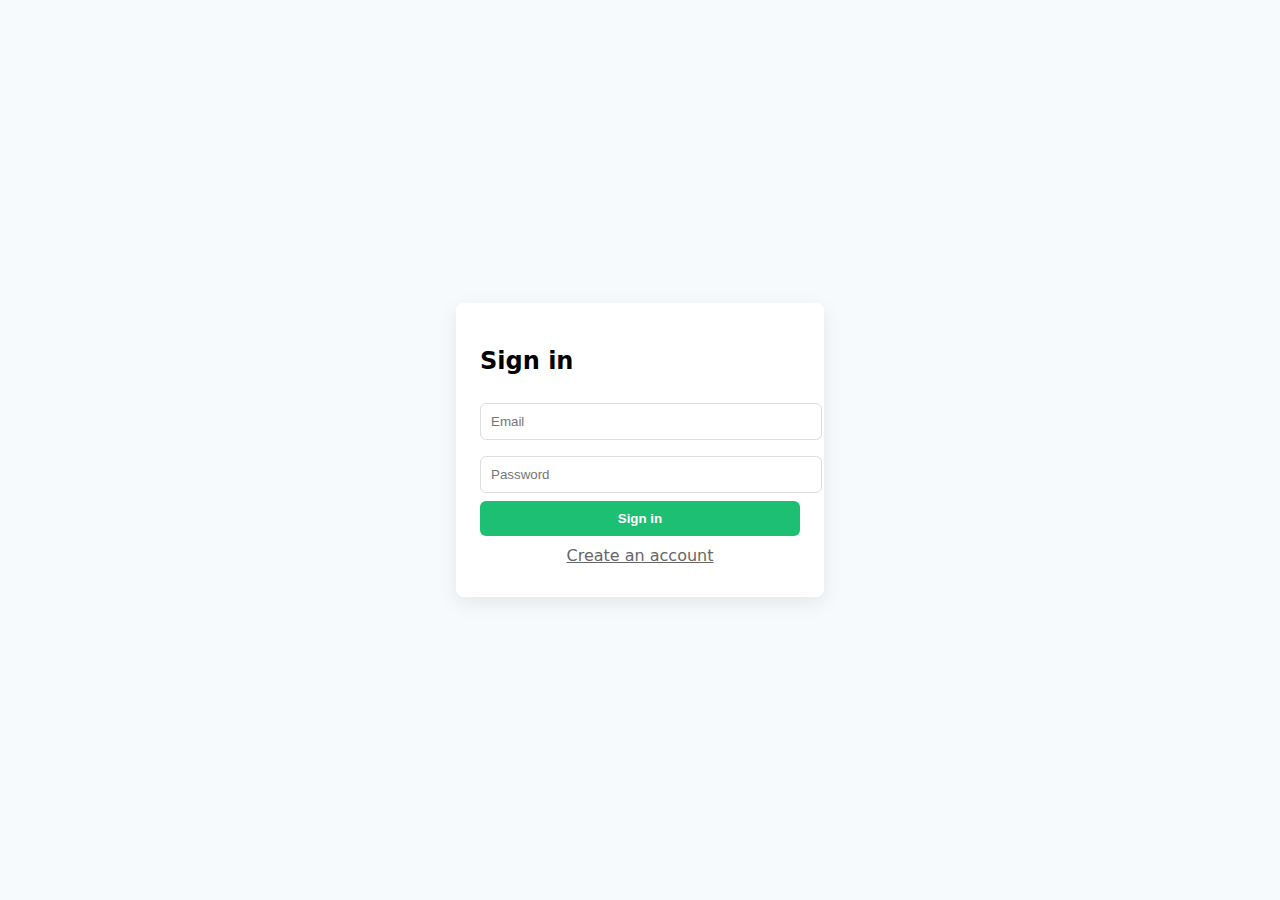
<file: web_app/login.html>
<!doctype html>
<html>
<head>
  <meta charset="utf-8">
  <meta name="viewport" content="width=device-width,initial-scale=1">
  <title>Login - GigMarket</title>
  <style>
    body{font-family:Inter,system-ui,Arial;background:#f7fafc;display:flex;align-items:center;justify-content:center;height:100vh;margin:0}
    .card{background:#fff;padding:24px;border-radius:8px;box-shadow:0 6px 20px rgba(0,0,0,0.08);width:320px}
    input{width:100%;padding:10px;margin:8px 0;border:1px solid #ddd;border-radius:6px}
    button{width:100%;padding:10px;background:#1dbf73;color:#fff;border:0;border-radius:6px;font-weight:600}
    a{display:block;text-align:center;margin-top:10px;color:#666}
  </style>
</head>
<body>
  <div class="card">
    <h2>Sign in</h2>
    <input id="email" placeholder="Email" type="email">
    <input id="password" placeholder="Password" type="password">
    <button id="btn">Sign in</button>
    <a href="register.html">Create an account</a>
    <div id="msg" style="color:#d00;margin-top:8px"></div>
  </div>
  <script>
    document.getElementById('btn').addEventListener('click', function(){
      // auth removed — simply redirect to marketplace
      window.location.href = './sinpage/Spage.html';
    });
  </script>
</body>
</html>
</file>
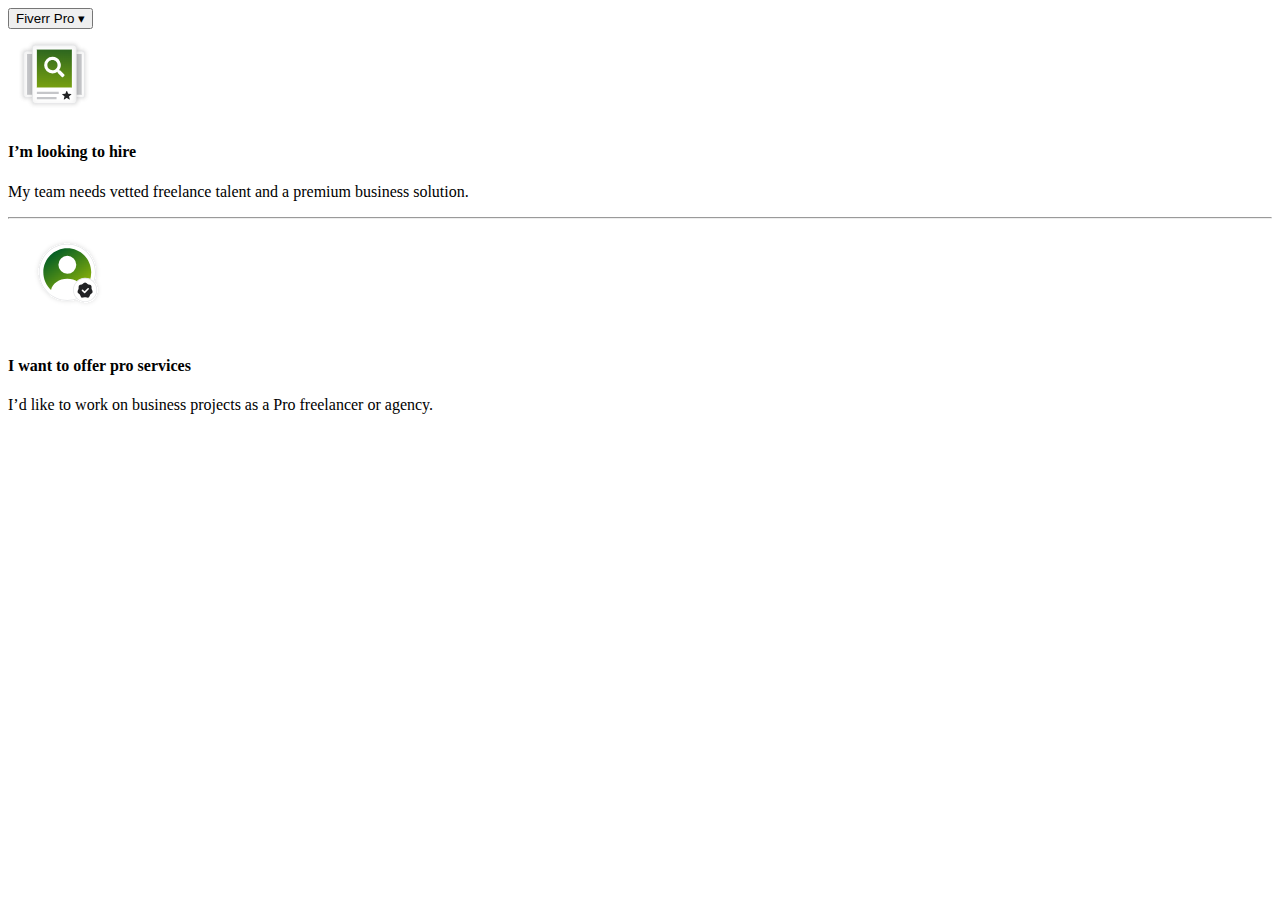
<file: web_app/p.html>
<!DOCTYPE html>
<html lang="en">
<head>
    <meta charset="UTF-8">
    <meta name="viewport" content="width=device-width, initial-scale=1.0">
    <title>Practice</title>
</head>
<body>
    <div class="dropdown">
        <button class="dropdown-btn">Fiverr Pro ▾</button>
    
        <div class="dropdown-content">
            <div class="dropdown-item">
                <div class="icon">
                    <img src="icon.png" alt="Hire" />
                </div>
                <div class="text">
                    <h4>I’m looking to hire</h4>
                    <p>My team needs vetted freelance talent and a premium business solution.</p>
                </div>
            </div>
    
            <hr>
    
            <div class="dropdown-item">
                <div class="icon">
                    <img src="user.png" alt="Offer" />
                </div>
                <div class="text">
                    <h4>I want to offer pro services</h4>
                    <p>I’d like to work on business projects as a Pro freelancer or agency.</p>
                </div>
            </div>
        </div>
    </div>

</body>
</html>
</file>
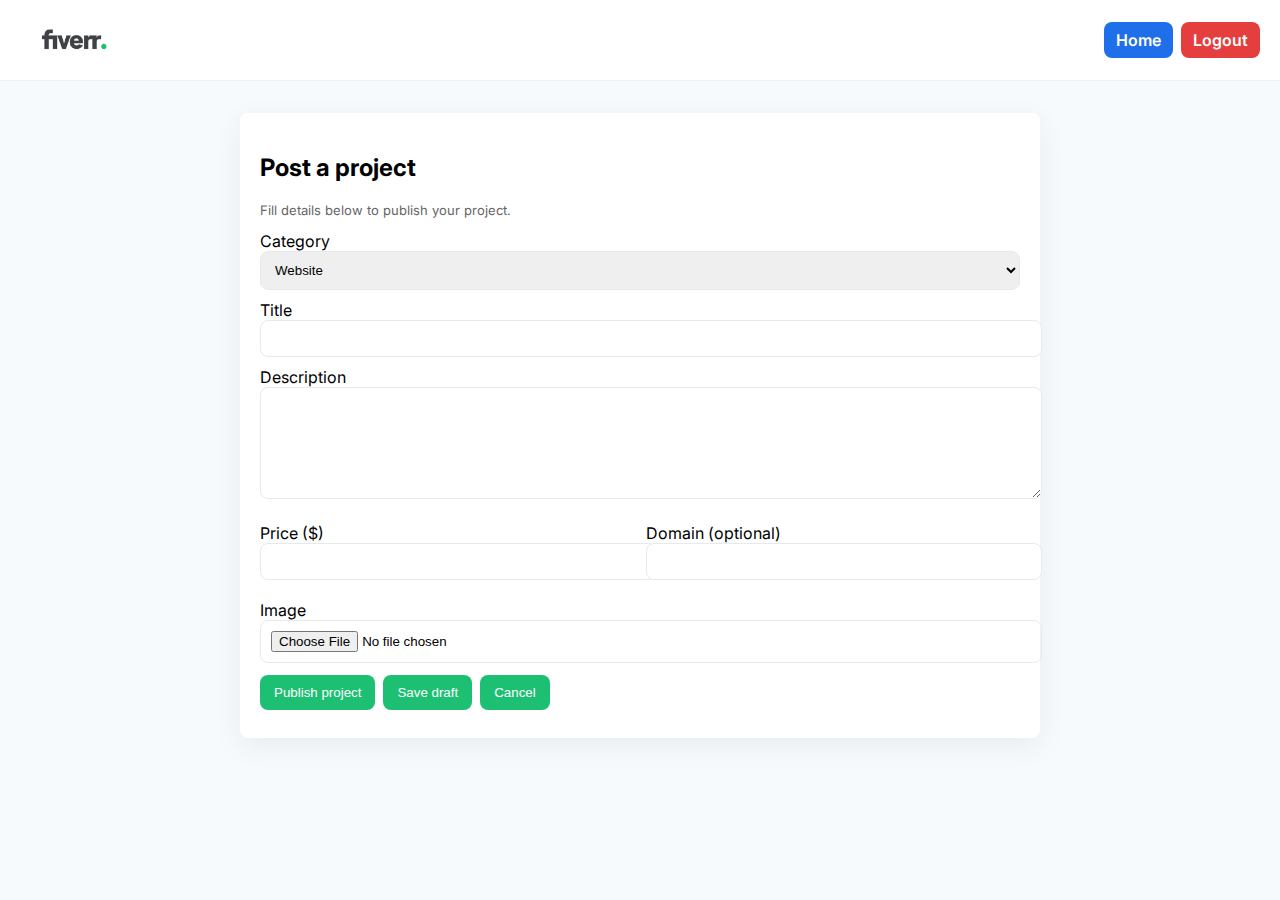
<file: web_app/post-project.html>
<!doctype html>
<html>
<head>
  <meta charset="utf-8" />
  <meta name="viewport" content="width=device-width,initial-scale=1" />
  <title>Post Project - GigMarket</title>
  <link href="https://fonts.googleapis.com/css2?family=Inter:wght@400;600;700&display=swap" rel="stylesheet">
  <style>
    body{font-family:Inter,Arial;margin:0;background:#f7fafc}
    .navbar{display:flex;align-items:center;justify-content:space-between;padding:12px 20px;background:#fff;border-bottom:1px solid #eef2f6}
    .navbar .brand{display:flex;align-items:center;gap:12px}
  .navbar .brand img{height:56px;width:120px;object-fit:contain}
    .nav-actions{display:flex;gap:8px}
    .nav-actions a{background:#1f6feb;color:#fff;padding:8px 12px;border-radius:8px;text-decoration:none;font-weight:600}
    .nav-actions a.logout{background:#e53e3e}
    .container{max-width:760px;margin:32px auto;background:#fff;padding:20px;border-radius:8px;box-shadow:0 8px 30px rgba(0,0,0,0.06)}
    label{display:block;margin:10px 0}
    input,select,textarea{width:100%;padding:10px;border:1px solid #e6eaf0;border-radius:8px}
    .row{display:flex;gap:12px}
    .row > *{flex:1}
    button{background:#1dbf73;color:#fff;border:0;padding:10px 14px;border-radius:8px;cursor:pointer}
    .muted{color:#666;font-size:13px}
  </style>
</head>
<body>
  <header class="navbar">
    <div class="brand">
      <img src="logo.png" alt="Fiverr logo">
      
    </div>
    <div class="nav-actions">
      <a href="./sinpage/Spage.html" id="homeBtn">Home</a>
      <a href="./index.html" id="logoutBtn" class="logout" onclick="localStorage.clear(); sessionStorage.clear();">Logout</a>
    </div>
  </header>
  <div class="container">
    <h2>Post a project</h2>
    <p class="muted">Fill details below to publish your project.</p>
    <form id="fullPostForm">
      <label>Category<select id="cat"><option value="website">Website</option><option value="video">Video Editor</option><option value="graphic">Graphic Designer</option><option value="other">Other</option></select></label>
      <label>Title<input id="title" required></label>
      <label>Description<textarea id="desc" rows="6" required></textarea></label>
      <div class="row">
        <label>Price ($)<input id="price" type="number" required></label>
        <label>Domain (optional)<input id="domain"></label>
      </div>
      <label>Image<input id="image" type="file" accept="image/*"></label>
      <div style="display:flex;gap:8px;margin-top:12px">
        <button type="submit">Publish project</button>
        <button type="button" id="saveDraft">Save draft</button>
        <button type="button" id="cancel">Cancel</button>
      </div>
      <div id="msg" style="color:#d00;margin-top:8px"></div>
    </form>
  </div>

<script>
// Prefill draft if exists
const DRAFT_KEY = 'gm_post_draft_v1';
function loadDraft(){ try{ return JSON.parse(localStorage.getItem(DRAFT_KEY)||'null'); }catch(e){return null;} }
function saveDraft(d){ localStorage.setItem(DRAFT_KEY, JSON.stringify(d)); }
function clearDraft(){ localStorage.removeItem(DRAFT_KEY); }

const draft = loadDraft();
if(draft){ document.getElementById('cat').value = draft.category||''; document.getElementById('title').value = draft.title||''; document.getElementById('desc').value = draft.desc||''; document.getElementById('price').value = draft.price||''; document.getElementById('domain').value = draft.domain||''; }

async function toDataUrl(file){ return new Promise((res,rej)=>{ const r=new FileReader(); r.onload=()=>res(r.result); r.onerror=rej; r.readAsDataURL(file); }); }

function loadGigs(){ try{ return JSON.parse(localStorage.getItem('gm_gigs')||'[]'); }catch(e){ return []; } }
function saveGigs(list){ localStorage.setItem('gm_gigs', JSON.stringify(list)); }

const form = document.getElementById('fullPostForm');
form.addEventListener('submit', async (e)=>{
  e.preventDefault();
  const category = document.getElementById('cat').value;
  const title = document.getElementById('title').value.trim();
  const desc = document.getElementById('desc').value.trim();
  const price = Number(document.getElementById('price').value);
  const domain = document.getElementById('domain').value.trim();
  const imageEl = document.getElementById('image');
  if(!title||!desc||!price){ document.getElementById('msg').textContent='Please fill required fields'; return; }
  let img = 'logo.png';
  if(imageEl.files && imageEl.files[0]){ img = await toDataUrl(imageEl.files[0]); }
  // auth removed: use anonymous poster
  const poster = 'anonymous';
  const gig = { category, title, desc, price, domain, image: img, created: Date.now(), poster };
  const gigs = loadGigs(); gigs.unshift(gig); saveGigs(gigs);
  clearDraft();
  window.location.href = './sinpage/Spage.html';
});

// Save draft
document.getElementById('saveDraft').addEventListener('click', ()=>{
  const draftObj = { category:document.getElementById('cat').value, title:document.getElementById('title').value, desc:document.getElementById('desc').value, price:document.getElementById('price').value, domain:document.getElementById('domain').value };
  saveDraft(draftObj);
  alert('Draft saved');
});

// Cancel
document.getElementById('cancel').addEventListener('click', ()=>{ window.location.href = './sinpage/Spage.html'; });
</script>
</body>
</html>
</file>
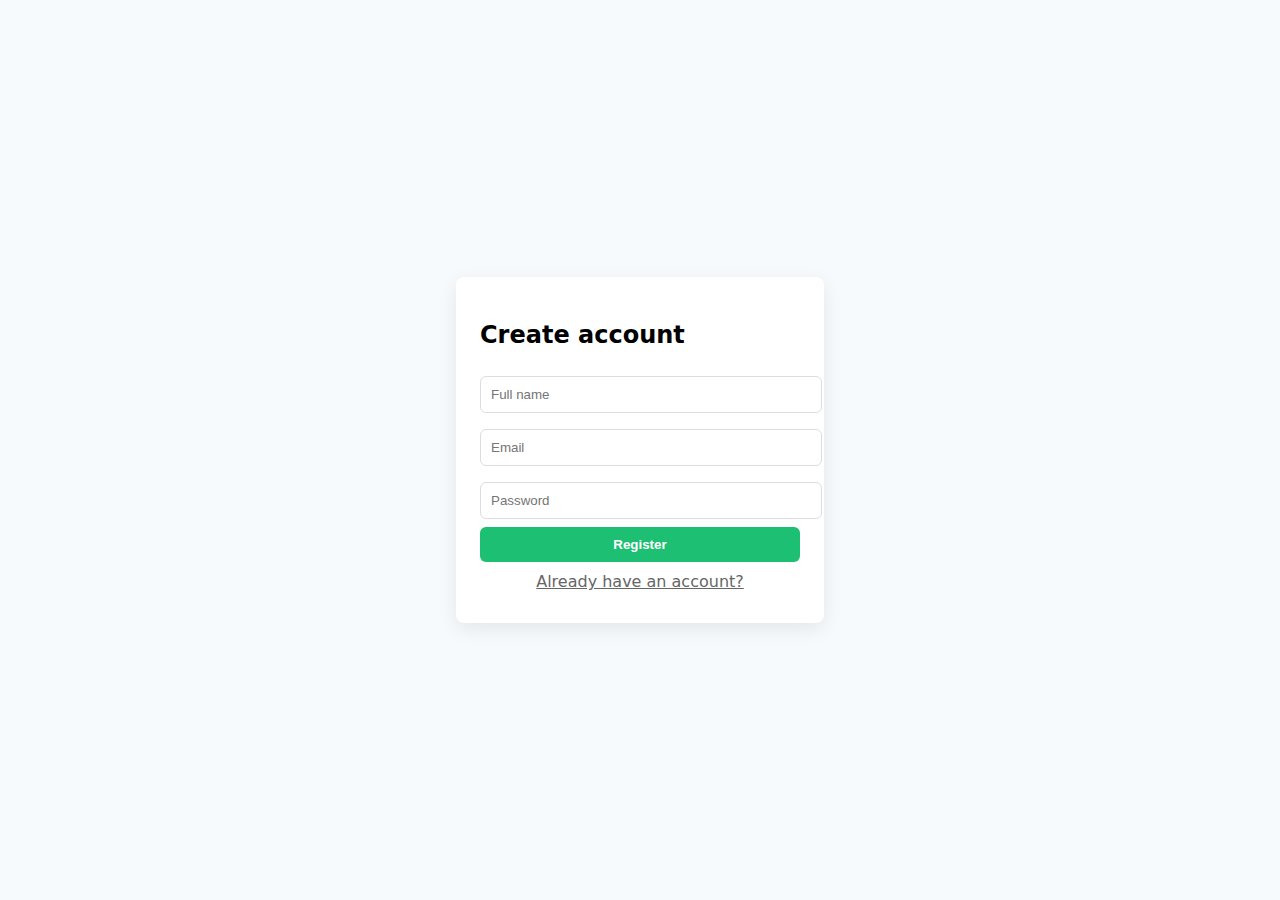
<file: web_app/register.html>
<!doctype html>
<html>
<head>
  <meta charset="utf-8">
  <meta name="viewport" content="width=device-width,initial-scale=1">
  <title>Register - GigMarket</title>
  <style>
    body{font-family:Inter,system-ui,Arial;background:#f7fafc;display:flex;align-items:center;justify-content:center;height:100vh;margin:0}
    .card{background:#fff;padding:24px;border-radius:8px;box-shadow:0 6px 20px rgba(0,0,0,0.08);width:320px}
    input{width:100%;padding:10px;margin:8px 0;border:1px solid #ddd;border-radius:6px}
    button{width:100%;padding:10px;background:#1dbf73;color:#fff;border:0;border-radius:6px;font-weight:600}
    a{display:block;text-align:center;margin-top:10px;color:#666}
  </style>
</head>
<body>
  <div class="card">
    <h2>Create account</h2>
    <input id="name" placeholder="Full name">
    <input id="email" placeholder="Email" type="email">
    <input id="password" placeholder="Password" type="password">
    <button id="btn">Register</button>
    <a href="login.html">Already have an account?</a>
    <div id="msg" style="color:#d00;margin-top:8px"></div>
  </div>
  <script>
    document.getElementById('btn').addEventListener('click', function(){
      // auth removed — redirect user to login page
      alert('Account flow removed in this demo — proceed to marketplace');
      window.location.href = './login.html';
    });
  </script>
</body>
</html>
</file>
<file: style.css>
*{
    padding:0;
    margin:0;
    font-family: Arial, sans-serif;
}
.nav_bar{
    width: 100%;
    height: 80.8px;
    color:black;
    display: flex;
    
}
.nav_bar_left{
    width: 100%;
    height: 80.8px;
    color: black;
    display: flex;
    justify-content:right;
    align-items: right;
    gap:20px;
}
.nav_bar img{
    height:100%;
    display: block;
}
.nav_bar_left select{
    border-radius: none;
    border-color: white;
    text-decoration: none;
    font-size: 16px;
    color: black;
}
#seller{
    text-decoration: none;
    font-size: 18px;
    font-weight: bold;
    color: black;
    position: relative;
    top: 37%;
}
#sign{
   text-decoration: none;
   font-size: 18px;
   font-weight: bold;
   color: black;
   position: relative;
   top: 37%;
   
}
.nav_bar button{
    margin-left:50px;
    height:40px;
    width:60px;
    border-radius:8px;
    color: black;
    background-color: white;
    font-size: 16px;
    font-weight: 700;
    position:relative;
    top: 25%;
    right:3.5%;
}

.video-background{
    width: 100%;
    height: 80%;
    position: absolute;
    left: 0;
    object-fit: cover;
    z-index: -1; 
}

.content{
    position:absolute;
    color:white;
}
.content h1{
    font-size:72px;
    position: relative;
    left:50px;
    margin-top:12%;
    margin-bottom: 20px;
}
.search{
    display: flex;
    padding-left: 3em;
    
}
.search button{
    width: 3.9em;
    height: 52px;
    position:relative;
    z-index:5;
    border-radius:9px;
    background-color: black;
    color:white;
    right:4.9em;
    top:0.3em;
}
.search i{
   font-size: 19px;
}
.ip{
    width:70em;
    height:60px;
    padding:10px 58px 10px 16px;
    font-size:16px ;
    border-radius:10px;
}
.categories{
    margin-left:2.3%;
}

.transparent-btn {
    padding: 9px 20px;
    font-size: 18px;
    color: white;
    background: transparent;
    border: 2px solid white;
    border-radius: 8px;
    cursor: pointer;
    transition: background 0.3s ease;
    margin-top: 28%;
    margin-left:1%;
}
.transparent-btn:hover {
    background: rgba(255, 255, 255, 0.2);
}

.trusted-section{
    display: flex;
}

.trusted-section p{
    color:white;
    margin-left: 3.5%;
    margin-top: 4%;
}

.trusted-section button {
    color: white;
    height:50px;
    width:50px;
    border-radius:50%;
    background-color: rgb(136, 136, 136,0.75);
    margin-left: 74%;
    margin-top: 2.5%;
    font-size: 25px;
}

.logos{
    display:flex;
    justify-content: left;
    align-items: left;
    margin-left:4%;
    margin-top:3.5%;
    gap:60px;
    height:30px;
    width:50px;
}


.domains{
    margin-top:5%;
    display: flex;
    margin-left: 2%;
    margin-right: 2%;
}
.domain-box {
    height:100px;
    width:18rem;
    background-color:white;
    color:rgb(4, 0, 0);
    margin:15px;
    border-radius:15%;
    padding:15px;
    text-align: center;
    box-shadow:2px 2px 2px 2px rgb(139, 133, 133);
}
.domain-box p{    
    font-size: 16px;
    font-weight: 600;
    margin:9px;
}
.domain-box:hover {
   background:radial-gradient(circle at center,#CDFFE7,white);
}


.services{
margin:2.0%;
padding: 20px;
}
.services h1 {
    text-align: left;
    margin-bottom: 15px;
    margin-top:25px;
    font-size: 2rem;
}

.carousel{
    display:flex;
    position: relative;
    width: 100%;
    margin: auto;
    overflow: hidden; 
    border-radius: 12px; 
    gap: 15px; 
    overflow-x: auto; 
    scroll-behavior: smooth; 
    white-space: nowrap; 
    scrollbar-width: none;
}
.carousel::-webkit-scrollbar {
    display: none;
}

.box-carousel {
    background-color: #064420;
    height: 220px;
    width: 200px;
    border-radius: 20px;
    margin: 12px 4px;
    padding: 10px;

    display: flex;
    flex-direction: column;
    justify-content: space-between;
    align-items: center;

    transition: transform 0.3s ease-in-out;
    color: white;
    min-width: 180px;
    font-weight: bold;
    font-size: 18px;
    text-align: center;
}

.box-carousel img {
    display: block;
    height: 99%;
    width: 99%;
    object-fit: contain;    
    margin-top: auto;
}
.box-carousel:hover {
    transform: scale(1.05);
}

.scroll-btn {
    cursor: pointer;
    height:40px;
    width:40px;
    border-radius:50%;
    position: fixed;
    margin:20px;
    display: flex;
    align-items: center;
    justify-content: center;
}

.scroll-btn.left {
    left: -20px;
}

.scroll-btn.right {
    right: -20px;
}

.stuck{
    height: 305px;
    width:80%;  
    background: linear-gradient(28deg, #690b3f, #C55E7C, #C55E7C);
    color: black;
    padding:6%;
    margin:3%;
    display: flex;
    justify-content: space-around;
    align-items: center;
    border-radius: 2em;
}
.expert h1{
font-size: 70px;
font-weight: 100;
margin-bottom: 6%;
}
.expert p{
font-size: 30px;
font-weight: lighter;
margin-bottom: 5%;
}
.expert button{
height: 47px;
width: 10em;
border-radius: 1em;
border:none;
font-size: 16px;
font-weight: 600;
}
.stuck img{
    height: 300px;
    width: 400px;
    border-radius: 2em;
}

.fiverr-section {
    display: flex;
    justify-content: space-between;
    align-items: center;
    background: #EAF7F3;
    border-radius: 15px;
    padding: 40px;
    width:89%;
    margin: 40px auto;
    flex-wrap: wrap;
}
    
.text-content {
    flex: 1;
    min-width: 300px;
    max-width: 550px;
}

.text-content h1 {
    font-size: 2.2rem;
    font-weight: bold;
    margin: 0 0 20px;
    line-height: 1.3;
}

.text-content h1 span {
    color: #1dbf73;
   
}

.features {
    display: grid;
    grid-template-columns: 1fr 1fr;
    gap: 15px 150px;
    margin: 20px 0;
}

.feature {
    display: flex;
    gap: 9px;
}

.feature-icon {
    color: #1dbf73;
    font-weight: bold;
    font-size: 2em;
}

.feature h3 {
    margin: 0;
    font-size: 1.3em;
}

.feature p {
    margin: 0;
    font-size: 1em;
    color: #333;
}

.cta-btn {
    background: #222;
    color: #fff;
    border: none;
    padding: 12px 25px;
    border-radius: 8px;
    cursor: pointer;
    font-size: 1rem;
    transition: background 0.3s ease;
}

.cta-btn:hover {
    background: #000;
}

.image-content {
    height: 280px;
    width:540px;
    display: flex;
    justify-content: center;
    align-items: center;
    margin-top: 20px;
}

.image-content img {
    width: 100%;
    margin-right:200px;
    border-radius: 12px;
    box-shadow: 0px 4px 15px rgba(0, 0, 0, 0.1);
}

@media (max-width: 768px) {
    .fiverr-section {
        flex-direction: column;
        text-align: center;
    }

    .features {
        grid-template-columns: 1fr;
        text-align: left;
    }
}

.vision h1{
padding-left:55px;
padding-bottom: 20px;
}
.vision p{
    text-decoration: none;
    font-size:16px;
    margin:0 0 30px;
    padding-left: 60px;
    color: #606060;
    
}
.video{
    height: 470px;
        width: 100%;
        max-width: 88em;
        margin: 0 auto;
        display: flex;
        justify-content: center;
        align-items: center;
        background-color: #000;
        border-radius: 10px;
        overflow: hidden;
}

.trusted-services {
    text-align: left;
    padding: 30px 20px;
    margin-left:45px;
}

.trusted-services h2 {
    font-size: 1.5rem;
    margin-top: 20px;
    margin-bottom: 30px;
}

.service-boxes {
    display: flex;
    justify-content: space-between;
    flex-wrap: wrap;
    gap: 10px;
    margin-bottom: 10px;
    margin-left:2px;
    margin-right: 29px;
    margin-top:10px;    
}

.service-box {
    background: white;
    box-shadow: 0 2px 6px rgba(0, 0, 0, 0.1);
    border-radius: 10px;
    padding: 15px;
    width: 240px;
    height:190px;
    text-align: center;
    transition: transform 0.3s ease;
    cursor: pointer;
    background-color: #94325B;
    color:white;
}

.service-box:hover {
    transform: translateY(-5px);
}

.service-box img {
    width: 60%;
    margin-bottom: 5px;
}


.features h2{
    font-size: 2rem;
    margin-left:5%;
    margin-bottom:20px;
    
}


.features-list{
    margin-left:60px;
    display:flex;
    justify-content: space-evenly;
    
}
.feature-box{
   height:150px;
   width:300px;
   text-align: left;
   margin:20px;
}
.feature-box img{
    height: 90px;
    width: 90px;
    text-align: left;
    margin: 10px;
}

.logo-maker {
    display: flex;
    justify-content: space-between;
    align-items: center;
    background-color: #fff4ef;
    border-radius: 15px;
    margin: 40px auto;
    padding: 30px;
    width: 89%;
    flex-wrap: wrap;
    gap: 20px;
}

.logo-maker-text {
    flex: 1;
}

.logo-maker-text h3 {
    font-size: 1.8rem;
    margin-bottom: 10px;
}

.logo-maker-text p {
    font-size: 1rem;
    color: #555;
    margin-bottom: 15px;
}

.logo-btn {
    background: black;
    color: white;
    padding: 10px 20px;
    border: none;
    border-radius: 6px;
    cursor: pointer;
    font-size: 1rem;
}

.logo-maker img {
    max-width: 220px;
}

@media (max-width: 768px) {
    .logo-maker {
        flex-direction: column;
        text-align: center;
    }

    .logo-maker img {
        margin-top: 10px;
    }
}

.guides-section {
    padding: 30px 20px;
    width: 92%;
    margin: 0 auto;

}

.guides-header {
    display: flex;
    justify-content: space-between;
    align-items: center;
    margin-bottom: 20px;
}

.guides-header h2 {
    font-size: 1.8rem;
}

.guides-header a {
    font-size: 0.9rem;
    color: #007bff;
    text-decoration: none;
}

.guides-grid {
    display: grid;
    grid-template-columns: repeat(auto-fit, minmax(250px, 1fr));
    gap: 15px;
}

.guide-card {
    display: flex;
    flex-direction: column;
    cursor: pointer;
    transition: transform 0.3s ease;
}

.guide-card img {
    width: 100%;
    height: 280px;
    object-fit: cover;
    border-radius: 8px;
}

.guide-card:hover {
    transform: translateY(-5px);
}

.guide-title {
    margin-top: 8px;
    font-size: 1rem;
    color: #333;
    text-align: left;
}

.banner {
    background-color: #5c1c28;
    color: white;
    text-align: center;
    margin: 40px 60px;
    padding: 40px 20px;
    border-radius: 12px;
    
}

.banner h2 {
    font-size: 2rem;
    margin-bottom: 15px;
    font-weight: bold;
}

.banner h2 span {
    color: #ff7043;
}

.banner button {
    background: white;
    color: black;
    border: none;
    padding: 10px 20px;
    border-radius: 6px;
    font-size: 1rem;
    cursor: pointer;
    font-weight: 600;
    transition: background 0.3s ease;
}

.banner button:hover {
    background: #e0e0e0;
}

.footer{
    position: relative;
    margin-top:5%;

}
.footer-container{
    display:flex;
    justify-content: space-evenly;
    align-items:first baseline;
}

.footer-column a{
    text-decoration: none;
    font-size: 14px;
    color:rgb(112, 110, 110);
}

.footer-bottom{
    display:flex;
    justify-content: space-between; 
    align-items: center;
    margin-bottom: 1.5%;
    padding: 10px 40px;
}
.footer-left {
    display: flex;
    align-items:center ;
    gap:10px;

}
.footer-left p{
    margin:0%;
    font-size: 14px;
}
.footer-left img{
    height:60px;
}
.footer-icons{
    display:flex;
    align-items: center;
   gap:15px;
}
.footer-icons a{
    text-decoration: none;
    color:black;
    transition: color 0.3s ease;
} 
.footer-icons a:hover {
    color: #007bff;
}
</file>
<file: web_app/style.css>
*{
    padding:0;
    margin:0;
    font-family: Arial, sans-serif;
}
.nav_bar{
    width: 100%;
    height: 80.8px;
    color:black;
    display: flex;
    
}
.nav_bar_left{
    width: 100%;
    height: 80.8px;
    color: black;
    display: flex;
    justify-content:right;
    align-items: right;
    gap:20px;
}
.nav_bar img{
    height:100%;
    display: block;
}
.nav_bar_left select{
    border-radius: none;
    border-color: white;
    text-decoration: none;
    font-size: 16px;
    color: black;
}
#seller{
    text-decoration: none;
    font-size: 18px;
    font-weight: bold;
    color: black;
    position: relative;
    top: 37%;
}
#sign{
   text-decoration: none;
   font-size: 18px;
   font-weight: bold;
   color: black;
   position: relative;
   top: 37%;
   
}
.nav_bar button{
    margin-left:50px;
    height:40px;
    width:60px;
    border-radius:8px;
    color: black;
    background-color: white;
    font-size: 16px;
    font-weight: 700;
    position:relative;
    top: 25%;
    right:3.5%;
}

.video-background{
    width: 100%;
    height: 80%;
    position: absolute;
    left: 0;
    object-fit: cover;
    z-index: -1; 
}

.content{
    position:absolute;
    color:white;
}
.content h1{
    font-size:72px;
    position: relative;
    left:50px;
    margin-top:16%;
    margin-bottom: 20px;
}
.search{
    display: flex;
    padding-left: 3em;
    
}
.search button{
    width: 3.9em;
    height: 52px;
    position:relative;
    z-index:5;
    border-radius:9px;
    background-color: black;
    color:white;
    right:4.9em;
    top:0.3em;
}
.search i{
   font-size: 19px;
}
.ip{
    width:70em;
    height:60px;
    padding:10px 58px 10px 16px;
    font-size:16px ;
    border-radius:10px;
}
.categories{
    margin-top:1.2%;
    margin-left:2.3%;
}

.transparent-btn {
    padding: 9px 20px;
    font-size: 18px;
    color: white;
    background: transparent;
    border: 2px solid white;
    border-radius: 8px;
    cursor: pointer;
    transition: background 0.3s ease;
    margin-top: 30%;
    margin-left:1%;
}
.transparent-btn:hover {
    background: rgba(255, 255, 255, 0.2);
}

.domains{
    margin-top:5%;
    display: flex;
    margin-left: 2%;
    margin-right: 2%;
}
.domain-box {
    height:100px;
    width:18rem;
    background-color:white;
    color:rgb(4, 0, 0);
    margin:15px;
    border-radius:15%;
    padding:15px;
    text-align: center;
    box-shadow:2px 2px 2px 2px rgb(139, 133, 133);
}
.domain-box:hover {
   background:radial-gradient(circle at center,#CDFFE7,white);
}


.services{
margin:2.0%;
padding: 20px;
}
.services h1 {
    text-align: left;
    margin-bottom: 15px;
    margin-top:25px;
    font-size: 2rem;
}

.carousel{
    display:flex;
    position: relative;
    width: 100%;
    margin: auto;
    overflow: hidden; 
    border-radius: 12px; 
    gap: 15px; 
    overflow-x: auto; 
    scroll-behavior: smooth; 
    white-space: nowrap; 
    scrollbar-width: none;
}
.carousel::-webkit-scrollbar {
    display: none;
}

.box-carousel {
    background-color: #064420;
    height: 220px;
    width: 200px;
    border-radius: 20px;
    margin: 12px 4px;
    padding: 10px;

    display: flex;
    flex-direction: column;
    justify-content: space-between;
    align-items: center;

    transition: transform 0.3s ease-in-out;
    color: white;
    min-width: 180px;
    font-weight: bold;
    font-size: 18px;
    text-align: center;
}

.box-carousel img {
    display: block;
    height: 99%;
    width: 99%;
    object-fit: contain;    
    margin-top: auto;
}
.box-carousel:hover {
    transform: scale(1.05);
}

.scroll-btn {
    cursor: pointer;
    height:40px;
    width:40px;
    border-radius:50%;
    position: fixed;
    margin:20px;
    display: flex;
    align-items: center;
    justify-content: center;
}

.scroll-btn.left {
    left: -20px;
}

.scroll-btn.right {
    right: -20px;
}

.stuck{
    height: 305px;
    width:80%;  
    background: linear-gradient(28deg, #690b3f, #C55E7C, #C55E7C);
    color: black;
    padding:6%;
    margin:3%;
    display: flex;
    justify-content: space-around;
    align-items: center;
    border-radius: 2em;
}
.expert h1{
font-size: 70px;
font-weight: 100;
margin-bottom: 6%;
}
.expert p{
font-size: 30px;
font-weight: lighter;
margin-bottom: 5%;
}
.expert button{
height: 47px;
width: 10em;
border-radius: 1em;
border:none;
font-size: 16px;
font-weight: 600;
}
.stuck img{
    height: 300px;
    width: 400px;
    border-radius: 2em;
}

.fiverr-section {
    display: flex;
    justify-content: space-between;
    align-items: center;
    background: #EAF7F3;
    border-radius: 15px;
    padding: 40px;
    width:89%;
    margin: 40px auto;
    flex-wrap: wrap;
}
    
.text-content {
    flex: 1;
    min-width: 300px;
    max-width: 550px;
}

.text-content h1 {
    font-size: 2.2rem;
    font-weight: bold;
    margin: 0 0 20px;
    line-height: 1.3;
}

.text-content h1 span {
    color: #1dbf73;
   
}

.features {
    display: grid;
    grid-template-columns: 1fr 1fr;
    gap: 15px 150px;
    margin: 20px 0;
}

.feature {
    display: flex;
    gap: 9px;
}

.feature-icon {
    color: #1dbf73;
    font-weight: bold;
    font-size: 2em;
}

.feature h3 {
    margin: 0;
    font-size: 1.3em;
}

.feature p {
    margin: 0;
    font-size: 1em;
    color: #333;
}

.cta-btn {
    background: #222;
    color: #fff;
    border: none;
    padding: 12px 25px;
    border-radius: 8px;
    cursor: pointer;
    font-size: 1rem;
    transition: background 0.3s ease;
}

.cta-btn:hover {
    background: #000;
}

.image-content {
    height: 280px;
    width:540px;
    display: flex;
    justify-content: center;
    align-items: center;
    margin-top: 20px;
}

.image-content img {
    width: 100%;
    margin-right:200px;
    border-radius: 12px;
    box-shadow: 0px 4px 15px rgba(0, 0, 0, 0.1);
}

@media (max-width: 768px) {
    .fiverr-section {
        flex-direction: column;
        text-align: center;
    }

    .features {
        grid-template-columns: 1fr;
        text-align: left;
    }
}

.vision h1{
padding-left:55px;
padding-bottom: 20px;
}
.vision p{
    text-decoration: none;
    font-size:16px;
    margin:0 0 30px;
    padding-left: 60px;
    color: #606060;
    
}
.video{
    height: 470px;
        width: 100%;
        max-width: 88em;
        margin: 0 auto;
        display: flex;
        justify-content: center;
        align-items: center;
        background-color: #000;
        border-radius: 10px;
        overflow: hidden;
}

.trusted-services {
    text-align: left;
    padding: 30px 20px;
    margin-left:45px;
}

.trusted-services h2 {
    font-size: 1.5rem;
    margin-top: 20px;
    margin-bottom: 30px;
}

.service-boxes {
    display: flex;
    justify-content: space-between;
    flex-wrap: wrap;
    gap: 10px;
    margin-bottom: 10px;
    margin-left:2px;
    margin-right: 29px;
    margin-top:10px;    
}

.service-box {
    background: white;
    box-shadow: 0 2px 6px rgba(0, 0, 0, 0.1);
    border-radius: 10px;
    padding: 15px;
    width: 240px;
    height:190px;
    text-align: center;
    transition: transform 0.3s ease;
    cursor: pointer;
    background-color: #94325B;
    color:white;
}

.service-box:hover {
    transform: translateY(-5px);
}

.service-box img {
    width: 60%;
    margin-bottom: 5px;
}


.features h2{
    font-size: 2rem;
    margin-left:5%;
    margin-bottom:20px;
    
}


.features-list{
    margin-left:60px;
    display:flex;
    justify-content: space-evenly;
    
}
.feature-box{
   height:150px;
   width:300px;
   text-align: left;
   margin:20px;
}
.feature-box img{
    height: 90px;
    width: 90px;
    text-align: left;
    margin: 10px;
}

.logo-maker {
    display: flex;
    justify-content: space-between;
    align-items: center;
    background-color: #fff4ef;
    border-radius: 15px;
    margin: 40px auto;
    padding: 30px;
    width: 89%;
    flex-wrap: wrap;
    gap: 20px;
}

.logo-maker-text {
    flex: 1;
}

.logo-maker-text h3 {
    font-size: 1.8rem;
    margin-bottom: 10px;
}

.logo-maker-text p {
    font-size: 1rem;
    color: #555;
    margin-bottom: 15px;
}

.logo-btn {
    background: black;
    color: white;
    padding: 10px 20px;
    border: none;
    border-radius: 6px;
    cursor: pointer;
    font-size: 1rem;
}

.logo-maker img {
    max-width: 220px;
}

@media (max-width: 768px) {
    .logo-maker {
        flex-direction: column;
        text-align: center;
    }

    .logo-maker img {
        margin-top: 10px;
    }
}

.guides-section {
    padding: 30px 20px;
    width: 92%;
    margin: 0 auto;

}

.guides-header {
    display: flex;
    justify-content: space-between;
    align-items: center;
    margin-bottom: 20px;
}

.guides-header h2 {
    font-size: 1.8rem;
}

.guides-header a {
    font-size: 0.9rem;
    color: #007bff;
    text-decoration: none;
}

.guides-grid {
    display: grid;
    grid-template-columns: repeat(auto-fit, minmax(250px, 1fr));
    gap: 15px;
}

.guide-card {
    display: flex;
    flex-direction: column;
    cursor: pointer;
    transition: transform 0.3s ease;
}

.guide-card img {
    width: 100%;
    height: 180px;
    object-fit: cover;
    border-radius: 8px;
}

.guide-card:hover {
    transform: translateY(-5px);
}

.guide-title {
    margin-top: 8px;
    font-size: 1rem;
    color: #333;
    text-align: left;
}

.banner {
    background-color: #5c1c28;
    color: white;
    text-align: center;
    margin: 40px 60px;
    padding: 40px 20px;
    border-radius: 12px;
    
}

.banner h2 {
    font-size: 2rem;
    margin-bottom: 15px;
    font-weight: bold;
}

.banner h2 span {
    color: #ff7043;
}

.banner button {
    background: white;
    color: black;
    border: none;
    padding: 10px 20px;
    border-radius: 6px;
    font-size: 1rem;
    cursor: pointer;
    font-weight: 600;
    transition: background 0.3s ease;
}

.banner button:hover {
    background: #e0e0e0;
}

.footer{
    position: relative;
    margin-top:5%;

}
.footer-container{
    display:flex;
    justify-content: space-evenly;
    align-items:first baseline;
}

.footer-column a{
    text-decoration: none;
    font-size: 14px;
    color:rgb(112, 110, 110);
}

.footer-bottom{
    display:flex;
    justify-content: space-between; 
    align-items: center;
    margin-bottom: 1.5%;
    padding: 10px 40px;
}
.footer-left {
    display: flex;
    align-items:center ;
    gap:10px;

}
.footer-left p{
    margin:0%;
    font-size: 14px;
}
.footer-left img{
    height:60px;
}
.footer-icons{
    display:flex;
    align-items: center;
   gap:15px;
}
.footer-icons a{
    text-decoration: none;
    color:black;
    transition: color 0.3s ease;
} 
.footer-icons a:hover {
    color: #007bff;
}
</file>
